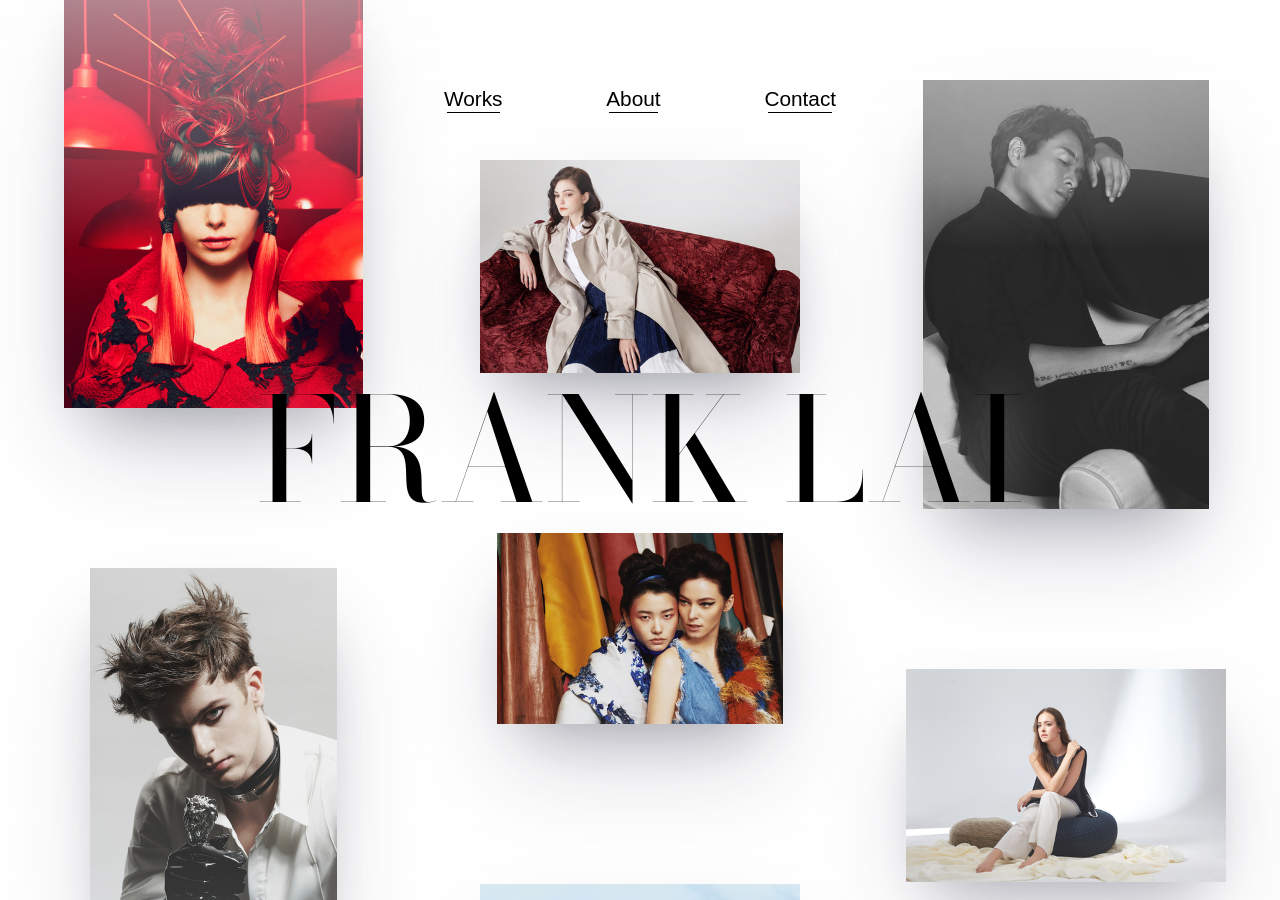
<file: index.html>
<!DOCTYPE html>

<html class="no-js" lang="en">

<head>
  <meta charset="utf-8">
  <meta http-equiv="X-UA-Compatible" content="IE=edge">
  <meta name="viewport" content="initial-scale=1, maximum-scale=1, minimum-scale=1, user-scalable=no">
  <link rel="shortcut icon" href="" type="image/x-icon">
  <title>FRANK LAI</title>

  <!-- Normalize -->
<link rel="preconnect" href="https://fonts.googleapis.com">
<link rel="preconnect" href="https://fonts.gstatic.com" crossorigin>
<link href="https://fonts.googleapis.com/css2?family=Bodoni+Moda&display=swap" rel="stylesheet">
  <link rel="stylesheet" href="css/assets/normalize.css" type="text/css">

  <!-- Bootstrap -->

  <link href="css/assets/bootstrap.min.css" rel="stylesheet" type="text/css">

  <!-- Font-awesome.min -->

  <link href="css/font-awesome.min.css" rel="stylesheet" type="text/css">

  <!-- Effet -->

  <link rel="stylesheet" href="css/gallery/foundation.min.css" type="text/css">
  <link rel="stylesheet" type="text/css" href="css/gallery/set1.css" />

  <!-- Main Style -->

  <link rel="stylesheet" href="css/main.css" type="text/css">

  <!-- Responsive Style -->

  <link href="css/responsive.css" rel="stylesheet" type="text/css">

  <!-- HTML5 shim and Respond.js for IE8 support of HTML5 elements and media queries -->

  <!--[if lt IE 9]>

      <script src="https://oss.maxcdn.com/html5shiv/3.7.3/html5shiv.min.js"></script>

      <script src="https://oss.maxcdn.com/respond/1.4.2/respond.min.js"></script>

    <![endif]-->

  <script src="js/assets/modernizr-2.8.3.min.js" type="text/javascript"></script>
</head>

<body>

  <!-- header -->

  <!-- <header>
  <div class="content-wrapper">
    <div class="nav-logo">
      <img src="images/logo.png" alt="Site Logo" />
    </div>
    <nav>
      <ul>
        <li><a href=# alt="menu">Photography</a></li>
        <li><a href=# alt="locations">Retouch</a></li>
        <li><a href=# alt="nutrition">Moving Image</a></li>
        <li><a href=# alt="our 
                        story">Biography</a></li>
        <li><a href=# alt="rewards">About</a></li>
      </ul>
    </nav>
  </div>
</header> -->

  <!-- header -->

  <main class="cover--main">
    <nav class="cover--menu">
      <ul>
        <li><a href="works.html">Works</a></li>
        <li><a href="about.html">About</a></li>
        <li><a href="contact.html">Contact</a></li>
      </ul>
    </nav>
    <div class="cover--gallery">
      <div class="cover--name">FRANK LAI</div>
      <div class="slider--grid">
        <div class="slider--grid-col" id="col1">
          <ul id ="col1-ul" >
            <li>
          <figure class="list--item size-md">
            <img class="demo-1__gallery__image" src="images/indexgallery/2.jpg">
          </figure>
        </li>
        <li>
          <figure class="list--item size-xs">
            <img class="demo-1__gallery__image" src="images/indexgallery/3.jpg">
          </figure>
        </li>
        <li>
          <figure class="list--item size-sm">
            <img class="demo-1__gallery__image" src="images/indexgallery/4.jpg">
          </figure>
        </li>
        <li>
          <figure class="list--item size-lg">
            <img class="demo-1__gallery__image" src="images/indexgallery/1.jpg">
          </figure>
        </li>
        <li>
          <figure class="list--item size-xs">
            <img class="demo-1__gallery__image" src="images/indexgallery/5.jpg">
          </figure>
        </li>
        <li>
          <figure class="list--item size-lg">
            <img class="demo-1__gallery__image" src="images/indexgallery/6.jpg">
          </figure>
        </li>
        <li>
          <figure class="list--item size-md">
            <img class="demo-1__gallery__image" src="images/indexgallery/7.jpg">
          </figure>
        </li>
        <li>
          <figure class="list--item size-sm">
            <img class="demo-1__gallery__image" src="images/indexgallery/8.jpg">
          </figure>
        </li>
            <li>
          <figure class="list--item size-md">
            <img class="demo-1__gallery__image" src="images/indexgallery/9.jpg">
          </figure>
        </li>
        <li>
          <figure class="list--item size-xs">
            <img class="demo-1__gallery__image" src="images/indexgallery/10.jpg">
          </figure>
        </li>
        </ul>
        </div>
        <div class="slider--grid-col" id="col2">
          <ul id ="col2-ul" >
            <li>
          <figure class="list--item size-lg">
            <img class="demo-1__gallery__image" src="images/indexgallery/11.jpg">
          </figure>
        </li>
        <li>
          <figure class="list--item size-sm">
            <img class="demo-1__gallery__image" src="images/indexgallery/17.jpg">
          </figure>
        </li>
        <li>
          <figure class="list--item size-lg">
            <img class="demo-1__gallery__image" src="images/indexgallery/12.jpg">
          </figure>
        </li>
        <li>
          <figure class="list--item size-xs">
            <img class="demo-1__gallery__image" src="images/indexgallery/13.jpg">
          </figure>
        </li>
        <li>
          <figure class="list--item size-md">
            <img class="demo-1__gallery__image" src="images/indexgallery/15.jpg">
          </figure>
        </li>
        <li>
          <figure class="list--item size-xs">
            <img class="demo-1__gallery__image" src="images/indexgallery/16.jpg">
          </figure>
        </li>
        <li>
          <figure class="list--item size-lg">
            <img class="demo-1__gallery__image" src="images/indexgallery/14.jpg">
          </figure>
        </li>
        <li>
          <figure class="list--item size-md">
            <img class="demo-1__gallery__image" src="images/indexgallery/18.jpg">
          </figure>
        </li>
            <li>
          <figure class="list--item size-xs">
            <img class="demo-1__gallery__image" src="images/indexgallery/19.jpg">
          </figure>
        </li>
        <li>
          <figure class="list--item size-lg">
            <img class="demo-1__gallery__image" src="images/indexgallery/20.jpg">
          </figure>
        </li>
        </ul>
        </div>
        <div class="slider--grid-col" id="col3">
          <ul id ="col3-ul" >
        <li>
          <figure class="list--item size-sm">
            <img class="demo-1__gallery__image" src="images/indexgallery/21.jpg">
          </figure>
        </li>
        <li>
          <figure class="list--item size-lg">
            <img class="demo-1__gallery__image" src="images/indexgallery/22.jpg">
          </figure>
        </li>
        <li>
          <figure class="list--item size-lg">
            <img class="demo-1__gallery__image" src="images/indexgallery/29.jpg">
          </figure>
        </li>
        <li>
          <figure class="list--item size-xs">
            <img class="demo-1__gallery__image" src="images/indexgallery/23.jpg">
          </figure>
        </li>
        <li>
          <figure class="list--item size-md">
            <img class="demo-1__gallery__image" src="images/indexgallery/24.jpg">
          </figure>
        </li>
        <li>
          <figure class="list--item size-xs">
            <img class="demo-1__gallery__image" src="images/indexgallery/25.jpg">
          </figure>
        </li>
        <li>
          <figure class="list--item size-lg">
            <img class="demo-1__gallery__image" src="images/indexgallery/26.jpg">
          </figure>
        </li>
        <li>
          <figure class="list--item size-md">
            <img class="demo-1__gallery__image" src="images/indexgallery/27.jpg">
          </figure>
        </li>
            <li>
          <figure class="list--item size-xs">
            <img class="demo-1__gallery__image" src="images/indexgallery/28.jpg">
          </figure>
        </li>
        <li>
          <figure class="list--item size-lg">
            <img class="demo-1__gallery__image" src="images/indexgallery/30.jpg">
          </figure>
        </li>
        </ul>
        </div>
      </div>
    </div>
  </main>





  <!-- footer -->

  <!-- jQuery -->

  <script src="https://ajax.googleapis.com/ajax/libs/jquery/2.0.2/jquery.min.js"></script>
  <script>window.jQuery || document.write('<script src="js/assets/jquery.min.js"><\/script>')</script>
  <script src="js/assets/plugins.js" type="text/javascript"></script>
  <script src="js/assets/bootstrap.min.js" type="text/javascript"></script>
  <!-- <script src="js/maps.js" type="text/javascript"></script> -->
  <script src="js/custom.js" type="text/javascript"></script>
  <script src="js/jquery.contact.js" type="text/javascript"></script>
  <!-- <script src="js/main.js" type="text/javascript"></script> -->
  <script src="js/gallery/imagesloaded.pkgd.min.js" type="text/javascript"></script>
  <!-- <script src="js/gallery/main.js" type="text/javascript"></script> -->
  <script src="js/jquery.nicescroll.min.js" type="text/javascript"></script>
  <script src="js/app.js" type="text/javascript"></script>
</body>

</html>
</file>
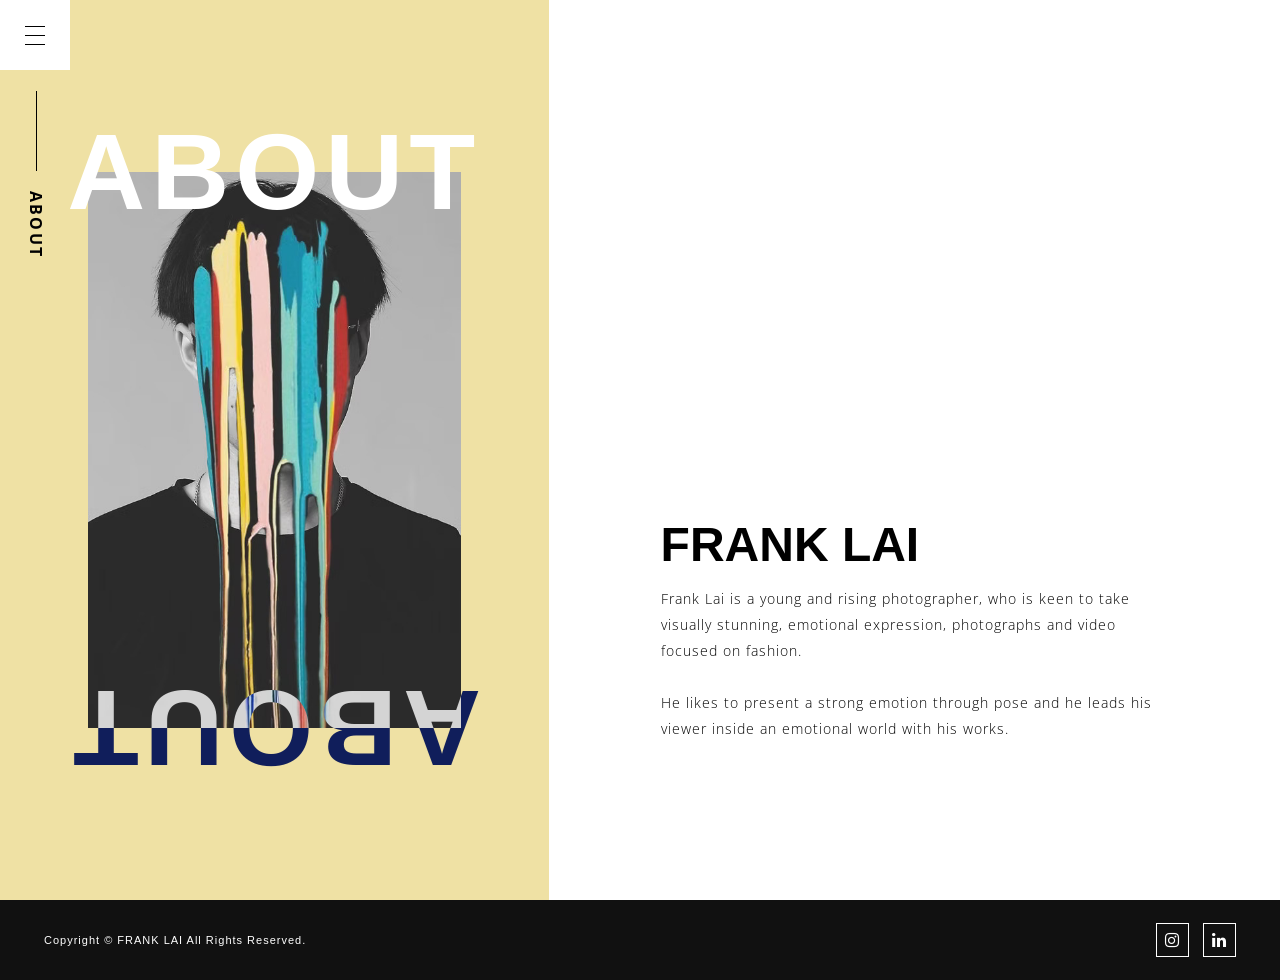
<file: about.html>
﻿<!DOCTYPE html>
<html lang="en">
<head>
  <meta charset="UTF-8">
  <meta name="viewport" content="width=device-width, initial-scale=1.0">
  <title>My Portfolio</title>
  <style>
    @import url('https://db.onlinewebfonts.com/c/d45f96029e61832fd84afffd3068b768?family=DIN+Condensed+Bold');
    @import url('https://fonts.googleapis.com/css2?family=Open+Sans:ital,wght@0,300..800;1,300..800&display=swap');

    body { font-family: Arial, sans-serif; margin: 0; overflow-x: hidden; }
    .portfolio-container { display: grid; grid-template-columns: repeat(3, minmax(250px, 1fr)); font-family: "Open Sans", sans-serif; }
    .portfolio-item { padding: 10px; padding-bottom: 2em; cursor: pointer; }
    .portfolio-item-title { font-weight: 700; letter-spacing: 1px; font-size: 1em; }
    .portfolio-item p { font-size: 0.8em; font-weight: 200; }
    .filter { display: flex; padding-bottom: 3em; justify-content: center; font-size: 1em; font-family: "Open Sans", sans-serif; font-weight: 700; letter-spacing: 2px; font-style: italic; }
    .filter a { margin: 10px 0px; padding: 0px 10px; cursor: pointer; color: inherit; text-decoration: none; transition: color 0.3s ease; text-transform: uppercase; }
    .filter a.active { color: #d3d3d3; }
    .filter a:hover { color: #d3d3d3; }
    .filter a:not(:last-child)::after { 
      content: "/"; 
      margin-left: 15px; 
      color: #000; 
    }
      a {
          text-decoration:none;
      }

  
    .c-header__tool {
      position: fixed;
      top: 0;
      left: 0;
      z-index: 1000;
    }

    .c-header__trigger {
      cursor: pointer;
      position: relative;
      background-color: #fff;
      height: 70px;
      width: 70px;
      overflow: hidden;
      display: flex;
      justify-content: center;
      align-items: center;
      transition: background-color 0.4s cubic-bezier(0.165, 0.84, 0.44, 1);
      z-index: 1001;
    }


    .c-header__bc {
       padding-top: 75px;
       position: fixed;
       margin-left: -15px;
}
    .c-header__bc ul li {
    display: -webkit-box;
    display: -ms-flexbox;
    display: flex
;
    -webkit-box-orient: vertical;
    -webkit-box-direction: normal;
    -ms-flex-direction: column;
    flex-direction: column;
    -webkit-box-align: center;
    -ms-flex-align: center;
    align-items: center;
}

    .c-header__bc ul li:before {
    background-color: #000;
    content: '';
    display: block;
    height: 80px;
    width: 0.5px;
    margin-bottom: 20px;
}

    .c-header__bc ul li a {
        color:black;
    font-size: 14px;
    font-size: 1rem;
    font-weight: 700;
    letter-spacing: 0.14em;
    display: block;
    -webkit-writing-mode: vertical-rl;
    -ms-writing-mode: tb-rl;
    writing-mode: vertical-rl;
    font-family: "Open Sans", sans-serif;
}

    .c-header__trigger.active {
      background-color: #000;
    }

    .c-header__triggerWrap {
      position: relative;
      height: 19px;
      width: 20px;
    }

    .c-header__triggerWrap span {
      background-color: #000;
      width: 100%;
      height: 1px;
      position: absolute;
      left: 0;
      transition: transform 0.4s cubic-bezier(0.165, 0.84, 0.44, 1), background-color 0.4s cubic-bezier(0.165, 0.84, 0.44, 1);
    }

    .c-header__triggerWrap span:nth-child(1) {
      top: 0;
    }

    .c-header__triggerWrap span:nth-child(2) {
      top: 9px;
    }

    .c-header__triggerWrap span:nth-child(3) {
      bottom: 0;
    }

    .c-header__trigger.active .c-header__triggerWrap span:nth-child(1) {
      transform: translateY(9px) rotate(45deg);
      background-color: #fff;
    }

    .c-header__trigger.active .c-header__triggerWrap span:nth-child(2) {
      opacity: 0;
    }

    .c-header__trigger.active .c-header__triggerWrap span:nth-child(3) {
      transform: translateY(-9px) rotate(-45deg);
      background-color: #fff;
    }

    .c-header__trigger:before {
      background-color: #000;
      content: '';
      display: block;
      position: absolute;
      right: 0;
      top: 0;
      height: 100%;
      width: 100%;
      transform: scaleX(0) skewX(30deg);
      transform-origin: top right;
    }

    .c-header__trigger:after {
      background-color: rgba(0, 0, 0, 0.9);
      content: '';
      display: block;
      height: 100%;
      width: 100%;
      position: absolute;
      top: 0;
      left: 0;
      opacity: 0;
      transition: opacity 0.4s cubic-bezier(0.165, 0.84, 0.44, 1);
    }

    .sidebar {
       font-family: 'DIN Condensed Bold', sans-serif;
       font-size:1.5rem;
       letter-spacing:2px;
      position: fixed;
      top: 0;
      left: -400px;
      width: 400px;
      height: 100%;
      background-color: #f5f5f5;
      padding: 20px;
      z-index: 999;
      opacity: 0;
      transform: translateX(-100%);
      transition: opacity 0.4s ease, transform 0.7s ease;
    }

    .sidebar.active {
      opacity: 1;
      transform: translateX(0);
      left: 0;
    }

    .sidebar ul {
      list-style: none;
      padding-top: 130px;
      margin: 0;
    }

    .sidebar ul li {
      padding: 15px 0;
      font-size: 1.5em;
      font-weight: bold;
      color: #000;
      cursor: pointer;
    }

    .sidebar ul li:hover {
      color: #333;
    }

    .sidebar ul li a {
        color:black;
         text-decoration: none;
    }  

      .sidebar ul li:last-child:after {
      content: '';
      margin-top:30px;
      background-color:black;
      display: block;
      height: 0.6px;
      width: 50px;
      position: absolute;
      
    }

    .overlay {
      position: fixed;
      top: 0;
      left: 0;
      width: 100%;
      height: 100%;
      background-color: rgba(0, 0, 0, 1);
      opacity: 0;
      visibility: hidden;
      transition: opacity 0.4s ease, visibility 0s linear 0.4s;
      z-index: 998;
    }

    .overlay.active {
      opacity: 0.5;
      visibility: visible;
      transition: opacity 0.4s ease;
    }

    .portfolio-item img {
      width: 100%;
      height: 100%;
      object-fit: cover;
      transition: transform 0.3s ease;
      transform-origin: center;
    }




    .container {
      display: grid;
      grid-template-columns: 1.5fr 2fr;
      height: 100vh;
    }

    /* ────────────────────────────────────
       LEFT: Image + decorative ABOUT words
    ──────────────────────────────────── */
    .left {
      background: #efe1a4;
      display: grid;
      place-items: center;
      
      overflow: hidden;
    }

    .about-word {
      font-size: clamp(3rem, 12vh, 12rem);
      font-weight: 900;
      font-family: 'DIN Condensed Bold', sans-serif;
    letter-spacing: 6px;
      z-index: 3;
      position: absolute;
      left: 50%;
      z-index: 10;
      white-space: nowrap;
      
    }

.about-word.top {
      top: 0;
      color: white;
      transform: translate(-50%, -50%);
}
.about-word.bottom {
bottom: 0;
      color: white;
      mix-blend-mode: difference;
      transform: translate(-50%, 50%) rotate(180deg);
  
}

    .portrait-wrapper {
      position: relative;
      width: 68%;
      line-height: 0; /* Removes extra space under image */
    }

    .portrait {
     width: 100%;
  height: auto; /* This allows the photo height to be dynamic */
  display: block;
    }

    /* ────────────────────────────────────
       RIGHT: Text content
    ──────────────────────────────────── */
    .right {
      padding: clamp(9rem, 10vw, 12rem) clamp(2rem, 10vw, 7rem);
      display: flex;
      flex-direction: column;
      justify-content: flex-end;
    }

    .about-name{
      font-size: clamp(1rem, 8vw, 3rem);
      font-weight: 900;
      font-family: 'DIN Condensed Bold', sans-serif;
    }

    .intro {
      line-height: 1.8;
      letter-spacing: 1px;
      font-weight: 200;
      font-size: 0.9em;
    font-family: "Open Sans", sans-serif;
    }

   

    .detail {
      font-size: clamp(1.1rem, 2.6vw, 1.28rem);
      max-width: 580px;
      opacity: 0.9;
    }






    .mainContainer {
      margin: 0 auto; 
      padding: 0 6%; 
    }

    .footerContainer {
      padding-left: 4em;
      padding-right: 4em;
      display: flex;
      justify-content: space-between;
      align-items: center;
      height: 5rem;
    }

    .footerContainer #social-icon {
      margin-left: auto;
    }

    #social-icon a {
      color: #fff;
      font-size: 1.5em;
      border: 0.5px solid #fff;
      margin-left: 10px;
      text-decoration: none;
      transition: color 0.3s ease;
      padding: 8px;
    }

    .mobile-filter {
      display: none;
      padding-bottom: 3em;
      text-align: center;
      font-family: "Open Sans", sans-serif;
      font-weight: 700;
      letter-spacing: 2px;
      font-style: italic;
      font-size: 1em;
      position: relative;
    }

    .selected-filter {
      cursor: pointer;
      color: inherit;
      text-transform: uppercase;
      display: inline-block;
    }

    .filter-options {
      list-style: none;
      padding: 0;
      margin: 0;
      background: #fff;
      position: absolute;
      width: 100%;
      left: 0;
      z-index: 10;
      border: 1px solid #ddd;
      display: none;
    }

    .filter-options li {
      padding: 10px;
      cursor: pointer;
      text-transform: uppercase;
      text-align: center;
    }

    .filter-options li:hover {
      background: #f0f0f0;
    }

    footer {
      bottom: 0;
      left: 0;
      width: 100%;
      background: #111;
      color: #fff;
      font-size: 11px;
      letter-spacing: 1px;
    }

    @media (max-width: 900px) {
      .portfolio-container { display: block; }
      .mainContainer { padding: 0 20px; }
      .portfolio-item { padding-left: 0; padding-right: 0; }
      .footerContainer { padding-left: 20px; padding-right: 20px; }
      .c-header__bc{display:none;}

      .container { 
    grid-template-columns: 1fr; /* Changes 2 columns to 1 */
    height: auto;              /* Allows the page to grow vertically */
  }

 
  .right {
     padding: 7rem 14%;
      height: auto;
  }
      .portrait-wrapper {
      width: 70%;
      margin: 8rem 0;
    }

      
    }

    @media (max-width: 650px) {
      .filter { display: none; font-size: 0.8em; }
      .mobile-filter { display: block; }
        .left {
    height: 100%;              /* Gives the image section a set height on mobile */
    min-height: 400px;
    position: relative;
  }
      .footerContainer {
        padding: 2em 2em;
        vertical-align: middle;
        font-size: 9px;
        flex-wrap: wrap;
        text-align: left;
      }
      footer { text-align: left; }
      .footerContainer p { order: 1; width: 100%; }
      #social-icon a { margin-left: 5px; margin-right: 5px; }
      #social-icon { display: block !important; width: 100%; }
    }
  </style>
  <link rel="stylesheet" href="https://cdnjs.cloudflare.com/ajax/libs/font-awesome/4.7.0/css/font-awesome.min.css">
</head>
<body>
  <div class="c-header__tool">
    <div class="c-header__trigger">
      <div class="c-header__triggerWrap">
        <span></span>
        <span></span>
        <span></span>
      </div>
    </div>
  </div>
  <div class="c-header__bc"><ul><li><a href="works.html">ABOUT</a></li></ul></div>
  <div class="sidebar">
    <ul>
      <li><a href="index.html">HOME</a></li>
      <li><a href="works.html">WORKS</a></li>
      <li><a href="darkroom.html">DARKROOM</a></li>
      <li><a href="about.html">ABOUT</a></li>
      <li><a href="contact.html">CONTACT</a></li>
    </ul>
  </div>
  <div class="overlay"></div>

<div class="container">
  <div class="left">
    <div class="portrait-wrapper">
         <div class="about-word top">ABOUT</div>
      <img 
        class="portrait"
        src="images/about.jpg"
      />
      <div class="about-word bottom">ABOUT</div>
    </div>
    
  </div>

  <div class="right">
    <div class="about-name">
      FRANK LAI
    </div>

    <p class="intro">
      Frank Lai is a young and rising photographer, who is keen to take visually stunning, emotional expression, photographs and video focused on fashion.
<br>
<br>
      He likes to present a strong emotion through pose and he leads his viewer inside an emotional world with his works.
    </p>
  </div>
</div>

  <footer>
    <div class="footerContainer">
      <p style="display: inline-block;">Copyright © FRANK LAI All Rights Reserved.</p>
      <div style="margin-left: auto; display: inline-block;" id="social-icon">
        <a target="_blank" href="https://www.instagram.com/capturebyfrank/" class="fa fa-instagram"></a>
        <a target="_blank" href="https://www.linkedin.com/in/frank-l-127b291a5/" class="fa fa-linkedin"></a>
      </div>
    </div>

    <script>
  // Toggle hamburger to cross, sidebar, and overlay
const headerTrigger = document.querySelector('.c-header__trigger');
const sidebar = document.querySelector('.sidebar');
const overlay = document.querySelector('.overlay');
if (headerTrigger && sidebar && overlay) {
  headerTrigger.addEventListener('click', () => {
    headerTrigger.classList.toggle('active');
    sidebar.classList.toggle('active');
    overlay.classList.toggle('active');
  });
}
</script>
  </footer>
</body>
</html>
</file>
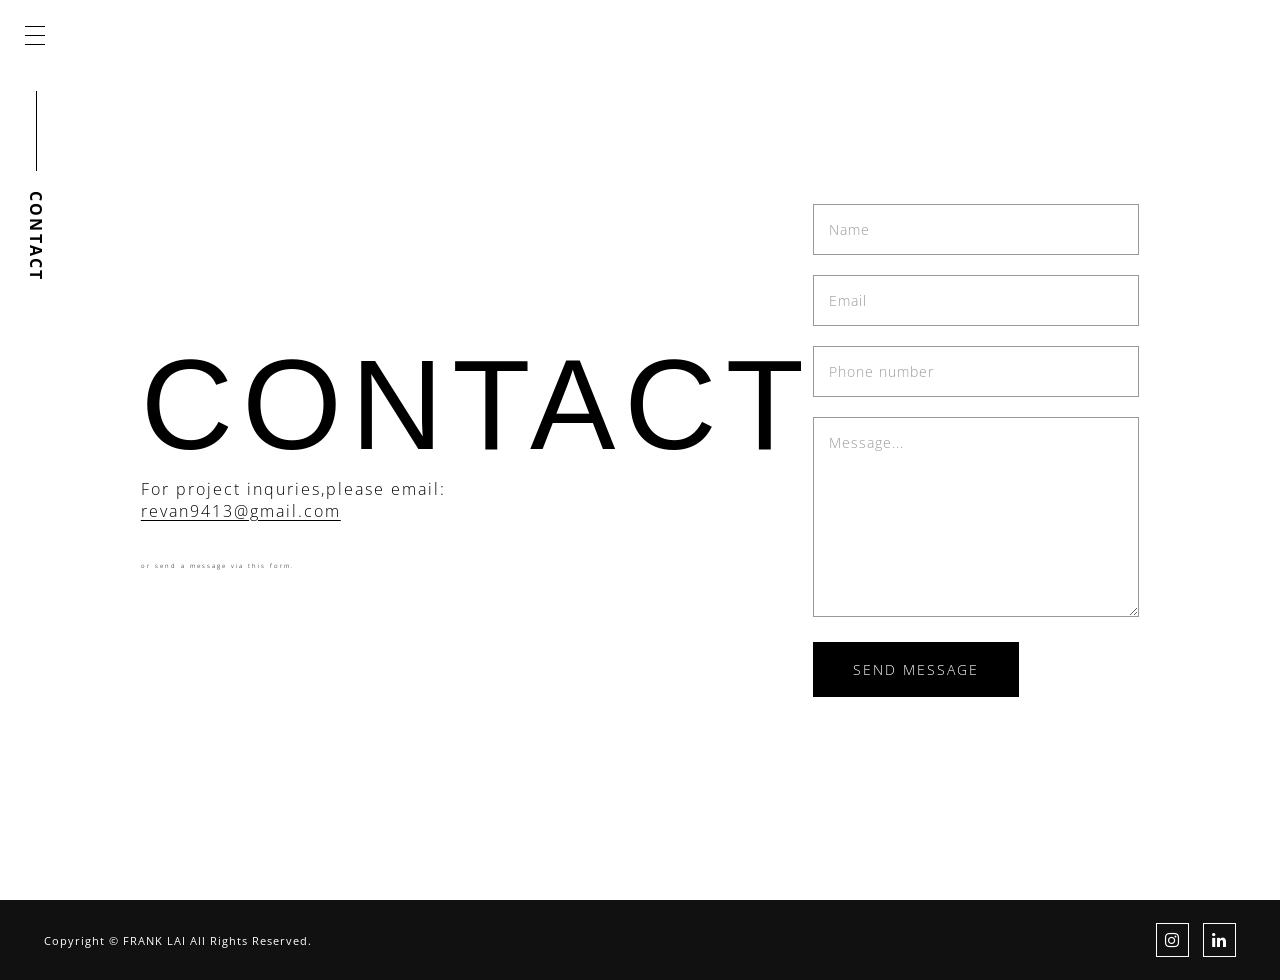
<file: contact.html>
﻿<!DOCTYPE html>
<html lang="en">
<head>
  <meta charset="UTF-8">
  <meta name="viewport" content="width=device-width, initial-scale=1.0">
  <title>My Portfolio</title>
  <style>
    @import url('https://db.onlinewebfonts.com/c/d45f96029e61832fd84afffd3068b768?family=DIN+Condensed+Bold');
     @import url('https://fonts.googleapis.com/css2?family=Open+Sans:ital,wght@0,300..800;1,300..800&display=swap');

    body { font-family: "Open Sans", sans-serif;margin: 0; overflow-x: hidden; }
    .portfolio-container { display: grid; grid-template-columns: repeat(3, minmax(250px, 1fr));}
    .portfolio-item { padding: 10px; padding-bottom: 2em; cursor: pointer; }
    .portfolio-item-title { font-weight: 700; letter-spacing: 1px; font-size: 1em; }
    .portfolio-item p { font-size: 0.8em; font-weight: 200; }
    .filter { display: flex; padding-bottom: 3em; justify-content: center; font-size: 1em; font-family: "Open Sans", sans-serif; font-weight: 700; letter-spacing: 2px; font-style: italic; }
    .filter a { margin: 10px 0px; padding: 0px 10px; cursor: pointer; color: inherit; text-decoration: none; transition: color 0.3s ease; text-transform: uppercase; }
    .filter a.active { color: #d3d3d3; }
    .filter a:hover { color: #d3d3d3; }
    .filter a:not(:last-child)::after { 
      content: "/"; 
      margin-left: 15px; 
      color: #000; 
    }
      a {
          text-decoration:none;
      }

  
    .c-header__tool {
      position: fixed;
      top: 0;
      left: 0;
      z-index: 1000;
    }

    .c-header__trigger {
      cursor: pointer;
      position: relative;
      background-color: #fff;
      height: 70px;
      width: 70px;
      overflow: hidden;
      display: flex;
      justify-content: center;
      align-items: center;
      transition: background-color 0.4s cubic-bezier(0.165, 0.84, 0.44, 1);
      z-index: 1001;
    }


    .c-header__bc {
       padding-top: 75px;
       position: fixed;
       margin-left: -15px;
}
    .c-header__bc ul li {
    display: -webkit-box;
    display: -ms-flexbox;
    display: flex
;
    -webkit-box-orient: vertical;
    -webkit-box-direction: normal;
    -ms-flex-direction: column;
    flex-direction: column;
    -webkit-box-align: center;
    -ms-flex-align: center;
    align-items: center;
}

    .c-header__bc ul li:before {
    background-color: #000;
    content: '';
    display: block;
    height: 80px;
    width: 0.5px;
    margin-bottom: 20px;
}

    .c-header__bc ul li a {
        color:black;
    font-size: 14px;
    font-size: 1rem;
    font-weight: 700;
    letter-spacing: 0.14em;
    display: block;
    -webkit-writing-mode: vertical-rl;
    -ms-writing-mode: tb-rl;
    writing-mode: vertical-rl;
    font-family: "Open Sans", sans-serif;
}

    .c-header__trigger.active {
      background-color: #000;
    }

    .c-header__triggerWrap {
      position: relative;
      height: 19px;
      width: 20px;
    }

    .c-header__triggerWrap span {
      background-color: #000;
      width: 100%;
      height: 1px;
      position: absolute;
      left: 0;
      transition: transform 0.4s cubic-bezier(0.165, 0.84, 0.44, 1), background-color 0.4s cubic-bezier(0.165, 0.84, 0.44, 1);
    }

    .c-header__triggerWrap span:nth-child(1) {
      top: 0;
    }

    .c-header__triggerWrap span:nth-child(2) {
      top: 9px;
    }

    .c-header__triggerWrap span:nth-child(3) {
      bottom: 0;
    }

    .c-header__trigger.active .c-header__triggerWrap span:nth-child(1) {
      transform: translateY(9px) rotate(45deg);
      background-color: #fff;
    }

    .c-header__trigger.active .c-header__triggerWrap span:nth-child(2) {
      opacity: 0;
    }

    .c-header__trigger.active .c-header__triggerWrap span:nth-child(3) {
      transform: translateY(-9px) rotate(-45deg);
      background-color: #fff;
    }

    .c-header__trigger:before {
      background-color: #000;
      content: '';
      display: block;
      position: absolute;
      right: 0;
      top: 0;
      height: 100%;
      width: 100%;
      transform: scaleX(0) skewX(30deg);
      transform-origin: top right;
    }

    .c-header__trigger:after {
      background-color: rgba(0, 0, 0, 0.9);
      content: '';
      display: block;
      height: 100%;
      width: 100%;
      position: absolute;
      top: 0;
      left: 0;
      opacity: 0;
      transition: opacity 0.4s cubic-bezier(0.165, 0.84, 0.44, 1);
    }

    .sidebar {
       font-family: 'DIN Condensed Bold', sans-serif;
       font-size:1.5rem;
       letter-spacing:2px;
      position: fixed;
      top: 0;
      left: -400px;
      width: 400px;
      height: 100%;
      background-color: #f5f5f5;
      padding: 20px;
      z-index: 999;
      opacity: 0;
      transform: translateX(-100%);
      transition: opacity 0.4s ease, transform 0.7s ease;
    }

    .sidebar.active {
      opacity: 1;
      transform: translateX(0);
      left: 0;
    }

    .sidebar ul {
      list-style: none;
      padding-top: 130px;
      margin: 0;
    }

    .sidebar ul li {
      padding: 15px 0;
      font-size: 1.5em;
      font-weight: bold;
      color: #000;
      cursor: pointer;
    }

    .sidebar ul li:hover {
      color: #333;
    }

    .sidebar ul li a {
        color:black;
         text-decoration: none;
    }  

      .sidebar ul li:last-child:after {
      content: '';
      margin-top:30px;
      background-color:black;
      display: block;
      height: 0.6px;
      width: 50px;
      position: absolute;
      
    }

    .overlay {
      position: fixed;
      top: 0;
      left: 0;
      width: 100%;
      height: 100%;
      background-color: rgba(0, 0, 0, 1);
      opacity: 0;
      visibility: hidden;
      transition: opacity 0.4s ease, visibility 0s linear 0.4s;
      z-index: 998;
    }

    .overlay.active {
      opacity: 0.5;
      visibility: visible;
      transition: opacity 0.4s ease;
    }

    .portfolio-item img {
      width: 100%;
      height: 100%;
      object-fit: cover;
      transition: transform 0.3s ease;
      transform-origin: center;
    }




    .container {
      display: grid;
      grid-template-columns: 5fr 4fr;
      height: 100vh;
      margin:0 11%;
    }

    /* ────────────────────────────────────
       LEFT: Image + decorative ABOUT words
    ──────────────────────────────────── */
    .left {
  max-width: fit-content; /* Shrink to content width */
  margin: auto 0;
  text-align: left;       /* Keeps text inside left-aligned */
    }

       .mainTitle {
      font-family: 'DIN Condensed Bold', sans-serif;
      font-size: 8em;
      letter-spacing: 9px;
    }

    .email-text{
      letter-spacing: 2px;
      font-weight: 100;
    }
    .email-text a{
      text-decoration: underline;
      text-underline-offset: 0.2em;
      color:black;
    }

    .email-text .email-description{
      padding-top:40px;
      font-size:0.2em;
    }

  

    /* ────────────────────────────────────
       RIGHT: Text content
    ──────────────────────────────────── */
    .right {
      display: flex;
      flex-direction: column;
      justify-content: flex-end;
      margin: auto 0;
    }

    
.contact-section {
  font-family: "Open Sans", sans-serif;
}

.contact-form {
  display: flex;
  flex-direction: column;
  gap: 20px; /* Space between rows */
}

/* Base style for Inputs and Textarea */
.contact-form input, 
.contact-form textarea {
  width: 100%;
  padding: 15px;
  border: 1px solid #999; /* Thin grey border */
  outline: none;
  font-size: 0.9rem;
  letter-spacing: 1px;
  box-sizing: border-box; /* Crucial for width alignment */
  transition: border-color 0.3s ease;
    font-family: "Open Sans", sans-serif;
}

/* Textarea specific height */
.contact-form textarea {
  resize: vertical; /* Allows user to grow height but not width */
  min-height: 200px;
}

/* Placeholder styling */
.contact-form input::placeholder, 
.contact-form textarea::placeholder {
  color: #999;
  font-weight: 300;
}

/* Focus effect */
.contact-form input:focus, 
.contact-form textarea:focus {
  border-color: #000;
}

/* The Black Button */
.submit-btn {
  background-color: #000;
  color: #fff;
  border: none;
  padding: 18px 40px;
  font-size: 0.85rem;
  font-weight: 100;
  letter-spacing: 2px;
  cursor: pointer;
  align-self: flex-start; /* Keeps button on the left */
  transition: background-color 0.3s ease;
    font-family: "Open Sans", sans-serif;
}



    .mainContainer {
      margin: 0 auto; 
      padding: 0 6%; 
    }

    .footerContainer {
      padding-left: 4em;
      padding-right: 4em;
      display: flex;
      justify-content: space-between;
      align-items: center;
      height: 5rem;
    }

    .footerContainer #social-icon {
      margin-left: auto;
    }

    #social-icon a {
      color: #fff;
      font-size: 1.5em;
      border: 0.5px solid #fff;
      margin-left: 10px;
      text-decoration: none;
      transition: color 0.3s ease;
      padding: 8px;
    }

    .mobile-filter {
      display: none;
      padding-bottom: 3em;
      text-align: center;
      font-family: "Open Sans", sans-serif;
      font-weight: 700;
      letter-spacing: 2px;
      font-style: italic;
      font-size: 1em;
      position: relative;
    }

    .selected-filter {
      cursor: pointer;
      color: inherit;
      text-transform: uppercase;
      display: inline-block;
    }

    .filter-options {
      list-style: none;
      padding: 0;
      margin: 0;
      background: #fff;
      position: absolute;
      width: 100%;
      left: 0;
      z-index: 10;
      border: 1px solid #ddd;
      display: none;
    }

    .filter-options li {
      padding: 10px;
      cursor: pointer;
      text-transform: uppercase;
      text-align: center;
    }

    .filter-options li:hover {
      background: #f0f0f0;
    }

    footer {
      bottom: 0;
      left: 0;
      width: 100%;
      background: #111;
      color: #fff;
      font-size: 11px;
      letter-spacing: 1px;
    }

    @media (max-width: 1000px) {
      .portfolio-container { display: block; }
      .mainContainer { padding: 0 20px; }
      .portfolio-item { padding-left: 0; padding-right: 0; }
      .footerContainer { padding-left: 20px; padding-right: 20px; }
      .c-header__bc{display:none;}

      .container { 
    grid-template-columns: 1fr; /* Changes 2 columns to 1 */
    height: auto;      
     padding: 8em 0;
  }

   

 
  .right {
     padding-top: 5rem;
      height: auto;
  }
      .portrait-wrapper {
      width: 70%;
      margin: 8rem 0;
    }

      
    }

    @media (max-width: 650px) {
      .filter { display: none; font-size: 0.8em; }
      .mobile-filter { display: block; }
        .left {
    position: relative;
  }

      .container { 
     font-size:0.7em;
  }

      .footerContainer {
        padding: 2em 2em;
        vertical-align: middle;
        font-size: 9px;
        flex-wrap: wrap;
        text-align: left;
      }
      footer { text-align: left; }
      .footerContainer p { order: 1; width: 100%; }
      #social-icon a { margin-left: 5px; margin-right: 5px; }
      #social-icon { display: block !important; width: 100%; }
    }
  </style>
  <link rel="stylesheet" href="https://cdnjs.cloudflare.com/ajax/libs/font-awesome/4.7.0/css/font-awesome.min.css">
</head>
<body>
  <div class="c-header__tool">
    <div class="c-header__trigger">
      <div class="c-header__triggerWrap">
        <span></span>
        <span></span>
        <span></span>
      </div>
    </div>
  </div>
  <div class="c-header__bc"><ul><li><a href="contact.html">CONTACT</a></li></ul></div>
  <div class="sidebar">
    <ul>
      <li><a href="index.html">HOME</a></li>
      <li><a href="works.html">WORKS</a></li>
      <li><a href="darkroom.html">DARKROOM</a></li>
      <li><a href="about.html">ABOUT</a></li>
      <li><a href="contact.html">CONTACT</a></li>
    </ul>
  </div>
  <div class="overlay"></div>

<div class="container">
  <div class="left">
    <div class="mainTitle">
      CONTACT
    </div>
        <div class="email-text">
    For project inquries,please email:<br>
    <a href="mailto:revan9413@gmail.com">revan9413@gmail.com</a><br> 
    <div class="email-description">or send a message via this form.</div>
    </div>
    
  </div>

  <div class="right">
    <section class="contact-section">
  <form class="contact-form" action="https://formspree.io/f/mojppryo"
  method="POST">
    <div class="form-group">
      <input type="text" name="name" placeholder="Name" required>
    </div>
    
    <div class="form-group">
      <input type="email" name="email" placeholder="Email" required>
    </div>
    
    <div class="form-group">
      <input type="tel" name="phone" placeholder="Phone number">
    </div>
    
    <div class="form-group">
      <textarea name="message" placeholder="Message..." rows="8" required></textarea>
    </div>
    
    <button type="submit" class="submit-btn">SEND MESSAGE</button>
  </form>
</section>
  </div>
</div>

  <footer>
    <div class="footerContainer">
      <p style="display: inline-block;">Copyright © FRANK LAI All Rights Reserved.</p>
      <div style="margin-left: auto; display: inline-block;" id="social-icon">
        <a target="_blank" href="https://www.instagram.com/capturebyfrank/" class="fa fa-instagram"></a>
        <a target="_blank" href="https://www.linkedin.com/in/frank-l-127b291a5/" class="fa fa-linkedin"></a>
      </div>
    </div>

    <script>
  // Toggle hamburger to cross, sidebar, and overlay
const headerTrigger = document.querySelector('.c-header__trigger');
const sidebar = document.querySelector('.sidebar');
const overlay = document.querySelector('.overlay');
if (headerTrigger && sidebar && overlay) {
  headerTrigger.addEventListener('click', () => {
    headerTrigger.classList.toggle('active');
    sidebar.classList.toggle('active');
    overlay.classList.toggle('active');
  });
}
</script>
  </footer>
</body>
</html>
</file>
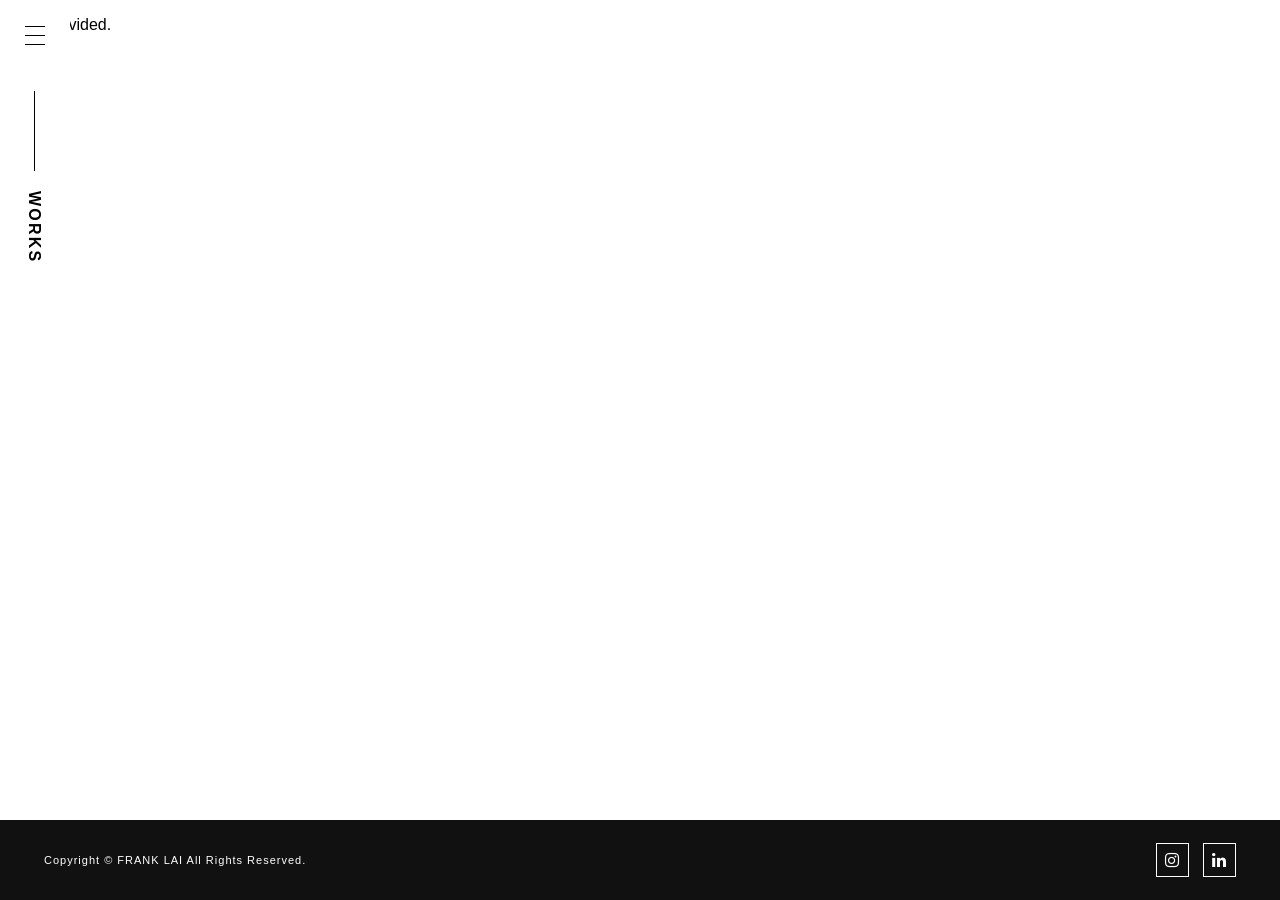
<file: details.html>
﻿<!DOCTYPE html>
<html lang="en">
<head>
  <meta charset="UTF-8">
  <meta name="viewport" content="width=device-width, initial-scale=1.0">
  <title>Project Detail</title>
  <style>
    @import url('https://db.onlinewebfonts.com/c/d45f96029e61832fd84afffd3068b768?family=DIN+Condensed+Bold');
        html, body {
      height: 100%;
       margin: 0;
     }
    body {
      display: flex;
      flex-direction: column;
      height: 100%;
    }
    
    body { font-family: "Open Sans", sans-serif; margin: 0;}
        a {
          text-decoration:none;
      }

  
    .c-header__tool {
      position: fixed;
      top: 0;
      left: 0;
      z-index: 1000;
    }

    .c-header__trigger {
      cursor: pointer;
      position: relative;
      background-color: #fff;
      height: 70px;
      width: 70px;
      overflow: hidden;
      display: flex;
      justify-content: center;
      align-items: center;
      transition: background-color 0.4s cubic-bezier(0.165, 0.84, 0.44, 1);
      z-index: 1001;
    }


    .c-header__bc {
       padding-top: 75px;
       position: fixed;
       margin-left: -15px;
}
    .c-header__bc ul li {
    display: -webkit-box;
    display: -ms-flexbox;
    display: flex
;
    -webkit-box-orient: vertical;
    -webkit-box-direction: normal;
    -ms-flex-direction: column;
    flex-direction: column;
    -webkit-box-align: center;
    -ms-flex-align: center;
    align-items: center;
}

    .c-header__bc ul li:before {
    background-color: #000;
    content: '';
    display: block;
    height: 80px;
    width: 0.5px;
    margin-bottom: 20px;
}

    .c-header__bc ul li a {
        color:black;
    font-size: 14px;
    font-size: 1rem;
    font-weight: 700;
    letter-spacing: 0.14em;
    display: block;
    -webkit-writing-mode: vertical-rl;
    -ms-writing-mode: tb-rl;
    writing-mode: vertical-rl;
}

    .c-header__trigger.active {
      background-color: #000;
    }

    .c-header__triggerWrap {
      position: relative;
      height: 19px;
      width: 20px;
    }

    .c-header__triggerWrap span {
      background-color: #000;
      width: 100%;
      height: 1px;
      position: absolute;
      left: 0;
      transition: transform 0.4s cubic-bezier(0.165, 0.84, 0.44, 1), background-color 0.4s cubic-bezier(0.165, 0.84, 0.44, 1);
    }

    .c-header__triggerWrap span:nth-child(1) {
      top: 0;
    }

    .c-header__triggerWrap span:nth-child(2) {
      top: 9px;
    }

    .c-header__triggerWrap span:nth-child(3) {
      bottom: 0;
    }

    .c-header__trigger.active .c-header__triggerWrap span:nth-child(1) {
      transform: translateY(9px) rotate(45deg);
      background-color: #fff;
    }

    .c-header__trigger.active .c-header__triggerWrap span:nth-child(2) {
      opacity: 0;
    }

    .c-header__trigger.active .c-header__triggerWrap span:nth-child(3) {
      transform: translateY(-9px) rotate(-45deg);
      background-color: #fff;
    }

    .c-header__trigger:before {
      background-color: #000;
      content: '';
      display: block;
      position: absolute;
      right: 0;
      top: 0;
      height: 100%;
      width: 100%;
      transform: scaleX(0) skewX(30deg);
      transform-origin: top right;
    }

    .c-header__trigger:after {
      background-color: rgba(0, 0, 0, 0.9);
      content: '';
      display: block;
      height: 100%;
      width: 100%;
      position: absolute;
      top: 0;
      left: 0;
      opacity: 0;
      transition: opacity 0.4s cubic-bezier(0.165, 0.84, 0.44, 1);
    }

    .sidebar {
       font-family: 'DIN Condensed Bold', sans-serif;
       font-size:1.5rem;
       letter-spacing:2px;
      position: fixed;
      top: 0;
      left: -400px;
      width: 400px;
      height: 100%;
      background-color: #f5f5f5;
      padding: 20px;
      z-index: 999;
      opacity: 0;
      transform: translateX(-100%);
      transition: opacity 0.4s ease, transform 0.7s ease;
    }

    .sidebar.active {
      opacity: 1;
      transform: translateX(0);
      left: 0;
    }

    .sidebar ul {
      list-style: none;
      padding-top: 130px;
      margin: 0;
    }

    .sidebar ul li {
      padding: 15px 0;
      font-size: 1.5em;
      font-weight: bold;
      color: #000;
      cursor: pointer;
    }

    .sidebar ul li:hover {
      color: #333;
    }

    .sidebar ul li a {
        color:black;
         text-decoration: none;
    }  

      .sidebar ul li:last-child:after {
      content: '';
      margin-top:30px;
      background-color:black;
      display: block;
      height: 0.6px;
      width: 50px;
      position: absolute;
      
    }

    .overlay {
      position: fixed;
      top: 0;
      left: 0;
      width: 100%;
      height: 100%;
      background-color: rgba(0, 0, 0, 1);
      opacity: 0;
      visibility: hidden;
      transition: opacity 0.4s ease, visibility 0s linear 0.4s;
      z-index: 998;
    }

    .overlay.active {
      opacity: 0.5;
      visibility: visible;
      transition: opacity 0.4s ease;
    }



    .detail-container { flex: 1 0 auto; /* This pushes the footer down */}
    .detail-title {
      font-size: 2.3em;
      font-weight:600;
      letter-spacing: 3px;
      text-align: center;
      margin-bottom: 20px;
    }
    .sub-title{
      text-align: center;
      font-weight: 200;
    }
    .detail-image img {
    width: 100%;
  height: 650px; 
  object-fit: cover; 
  object-position: center 90%;
}
    .detail-info {
        max-width:1000px;
        margin:0 auto;
        padding-top:2em;
        padding-left:80px;
        padding-right:80px;
        overflow: hidden;

    }
    .detail-info p { margin: 10px 0; }
    .category-span {
      display: inline-block;
      background-color: #000;
      color: #fff;
      padding: 4px 8px;
      margin-right: 5px;
      font-size: 0.5em;
      text-transform: uppercase;
    }

    .p-worksEntry__conAdd {
    display: -webkit-box;
    display: -ms-flexbox;
    display: flex;
    letter-spacing: 1px;
    margin-bottom: 92px;
}
    .p-worksEntry__conAdd__l {
    -webkit-box-sizing: border-box;
    box-sizing: border-box;
    padding-top: 10px;
    width: 50%;
    position: relative;
}
    .p-worksEntry__conAdd__r {
    -webkit-box-sizing: border-box;
    box-sizing: border-box;
    padding-top: 10px;
    width: 50%;
    position: relative;
}
    .p-worksEntry__conAddLine {
    background-color: rgba(0, 0, 0, 0.1);
    height: 1px;
    width: 100%;
    position: absolute;
    top: 0;
    left: 0;
}
    

hr {
    border: 0;
    margin: 0;
    padding: 0;
}
.p-worksEntry__conAddLine:after {
    background-color: rgba(0, 0, 0, 0.8);
    content: '';
    display: block;
    height: 1px;
    width: 100px;
    position: absolute;
    left: 0;
    top: 0;
}

.p-worksEntry__conAdd dl dt {
     font-family: 'DIN Condensed Bold', sans-serif;
    font-weight: 700;
    font-size: 1.3em;
    margin-bottom: 12px;
    display: -webkit-box;
    display: -ms-flexbox;
    display: flex;
    -webkit-box-align: center;
    -ms-flex-align: center;
    align-items: center;
    padding-top:20px;
}

dd{
    margin: 0;
    padding: 0;
    border: 0;
    outline: 0;
    font-weight: 200;
    font-size:0.9em;
}


  .slider-container {
    overflow: hidden; 
    position: relative;
    width: 100%;
    padding-top:1em;
    height: 550px; /* Desktop Height */
    margin-bottom:4em;
}

.slider {
    display: flex;
    height: 100%;
    /* transition is handled via JS now */
}

.slide {
    min-width: 100%;
    height: 100%;
    opacity: 1 !important; /* Keep visible so they can slide past */
    display: flex !important;
    align-items: center;      /* Vertical Center */
    justify-content: center;   /* Horizontal Center */
}

.slide img {
  max-width: 100%;
    max-height: 100%;
    width: auto;
    height: auto;
    object-fit: contain;
}
        .slide.active {
            opacity: 1; /* Visible slide */
        }
        .slide.fading-out {
            opacity: 0; /* Fade out current slide */
        }
        .nav-button {
            position: absolute;
            top: 50%;
            transform: translateY(-50%);
            background: rgba(0, 0, 0, 1);
            color: white;
            border: none;
            width:3em;
            height:3em;
            cursor: pointer;
            font-size: 20px;
            z-index: 10; /* Ensure buttons are above slides */
            transform-origin:center;
        }
        .prev>span{
            display: inline-block;
            margin-left: 8px;
        }
        .prev{
            margin-left:0px;
        }
        .next {
            right: 0px;

        }
        .next>span{
            display: inline-block;
            margin-right: 8px;
        }
        .nav-button:hover {
            background: rgb(120, 120, 120);
            transition: all 0.4s;
        }

        .nav-button.prev>span:after {
    -webkit-box-sizing: border-box;
    box-sizing: border-box;
    border-left: solid 1px #e8e8e8;
    border-bottom: solid 1px #e8e8e8;
    content: '';
    display: block;
    height: 16px;
    width: 16px;
    -webkit-transform: rotate(45deg);
    transform: rotate(45deg);
    -webkit-transform-origin: 50% 50%;
    transform-origin: 50% 50%;
    -webkit-transition: border-left 0.4s 
cubic-bezier(0.165, 0.84, 0.44, 1), border-bottom 0.4s 
cubic-bezier(0.165, 0.84, 0.44, 1);
    transition: border-left 0.4s 
cubic-bezier(0.165, 0.84, 0.44, 1), border-bottom 0.4s 
cubic-bezier(0.165, 0.84, 0.44, 1);
}

                .nav-button.next>span:after {
    -webkit-box-sizing: border-box;
    box-sizing: border-box;
    border-left: solid 1px #e8e8e8;
    border-bottom: solid 1px #e8e8e8;
    content: '';
    display: block;
    height: 16px;
    width: 16px;
    -webkit-transform: rotate(-135deg);
    transform: rotate(-135deg);
    -webkit-transform-origin: 50% 50%;
    transform-origin: 50% 50%;
    -webkit-transition: border-left 0.4s 
cubic-bezier(0.165, 0.84, 0.44, 1), border-bottom 0.4s 
cubic-bezier(0.165, 0.84, 0.44, 1);
    transition: border-left 0.4s 
cubic-bezier(0.165, 0.84, 0.44, 1), border-bottom 0.4s 
cubic-bezier(0.165, 0.84, 0.44, 1);
}


    footer {
      bottom: 0;
      left: 0;
      width: 100%;
      background: #111;
      margin-top: 9em;
      color: #fff;
      font-size: 11px;
      letter-spacing: 1px;
      flex-shrink: 0;
    }
.footerContainer {
      padding-left: 4em;
      padding-right: 4em;
      display: flex;
      justify-content: space-between;
      align-items: center;
      height: 5rem;
    }

    .footerContainer #social-icon {
      margin-left: auto;
    }

    #social-icon a {
      color: #fff;
      font-size: 1.5em;
      border: 0.5px solid #fff;
      margin-left: 10px;
      text-decoration: none;
      transition: color 0.3s ease;
      padding: 8px;
    }





        @media (max-width: 900px) {
            .slider-container {
    height: 700px;
}
      .c-header__bc{display:none;}
          .p-worksEntry__conAdd {
        display: block;
        margin-bottom: 10.13333vw;
    }
          .p-worksEntry__conAdd__l {
        padding-top: 3vw;
        margin-bottom: 6.66667vw;
        width: 100%;
    }
          .p-worksEntry__conAdd__r {
        padding-top: 3vw;
        width: 100%;
    }
    .slide {
    height: 100%;
}
           .footerContainer { padding-left: 20px; padding-right: 20px; }
    }

    @media (max-width: 650px) {
              .nav-button{
           opacity: 0;
        }

      .detail-title { font-size: 1.5em; }
          .detail-info {
        padding-left:20px;
        padding-right:20px;

    }
                .footerContainer {
        padding: 2em 2em;
        vertical-align: middle;
        font-size: 9px;
        flex-wrap: wrap;
        text-align: left;
      }
           footer { text-align: left; }
      .footerContainer p { order: 1; width: 100%; }
            #social-icon a { margin-left: 5px; margin-right: 5px; }
      #social-icon { display: block !important; width: 100%; }
    }
  </style>
 <link rel="stylesheet" href="https://cdnjs.cloudflare.com/ajax/libs/font-awesome/4.7.0/css/font-awesome.min.css">
</head>
<body>
      <div class="c-header__tool">
    <div class="c-header__trigger">
      <div class="c-header__triggerWrap">
        <span></span>
        <span></span>
        <span></span>
      </div>
    </div>
  </div>
      <div class="c-header__bc"><ul><li><a href="works.html">WORKS</a></li></ul></div>
  <div class="sidebar">
    <ul>
      <li><a href="index.html">HOME</a></li>
      <li><a href="works.html">WORKS</a></li>
      <li><a href="darkroom.html">DARKROOM</a></li>
      <li><a href="about.html">ABOUT</a></li>
      <li><a href="contact.html">CONTACT</a></li>
    </ul>
  </div>
  <div class="overlay"></div>
  <div class="detail-container">
    <div id="detail-content" class="detail-content">
      <p>Loading...</p>
    </div>
  </div>

  <script>
   // Function to get query parameter from URL
function getParameterByName(name, url) {
  if (!url) url = window.location.href;
  name = name.replace(/[\[\]]/g, '\\$&');
  const regex = new RegExp('[?&]' + name + '(=([^&#]*)|&|#|$)'),
        results = regex.exec(url);
  if (!results) return null;
  if (!results[2]) return '';
  return decodeURIComponent(results[2].replace(/\+/g, ' '));
}

async function fetchPortfolio() {
  const apiKey = 'AIzaSyDkBq1WZHB0ecQQrapT9h_DK0a4yQIEpDg';
  const spreadsheetId = '1Qbm0H_uwtTXvZ5U529QgRn4gzjoWDgOyJlDGbuE7weM';
  const range = 'Project Details!A1:J';
  const detailDiv = document.getElementById('detail-content');
  try {
    const response = await fetch(
      `https://sheets.googleapis.com/v4/spreadsheets/${spreadsheetId}/values/${range}?key=${apiKey}`
    );
    if (!response.ok) {
      throw new Error(`HTTP error! Status: ${response.status}`);
    }
    const data = await response.json();
    if (!data.values || data.values.length === 0) {
      detailDiv.innerHTML = '<p>No data found.</p>';
      return [];
    }
    const headers = data.values[0].map(header => header.toLowerCase().replace(/\s/g, ''));
    return data.values.slice(1).map(row => {
      const rowData = {};
      headers.forEach((header, index) => {
        rowData[header] = row[index] || '';
      });
      return rowData;
    });
  } catch (error) {
    console.error('Error fetching portfolio:', error);
    detailDiv.innerHTML = '<p>Failed to load details. Please try again later.</p>';
    return [];
  }
}

async function displayDetail() {
  const id = getParameterByName('id');
  if (!id) {
    document.getElementById('detail-content').innerHTML = '<p>No ID provided.</p>';
    return;
  }

  const allItems = await fetchPortfolio();
  const item = allItems.find(item => item.id === id);

  if (!item) {
    document.getElementById('detail-content').innerHTML = '<p>Item not found.</p>';
    return;
  }

let gallerySlides = '';
      let hasGallery = false;
if (item.gallery && item.gallery.trim()) {
    const galleryUrls = item.gallery.split(',').map(url => url.trim()).filter(url => url.length > 0);
    if (galleryUrls.length > 0) {
        hasGallery = true;
        
        // 1. Create the actual slides
        const originalSlides = galleryUrls.map((url, index) => 
            `<div class="slide"><img src="${url}" alt="Slide ${index + 1}"></div>`
        ).join('');

        // 2. Wrap them with clones (Last slide at start, First slide at end)
        const firstClone = `<div class="slide clone"><img src="${galleryUrls[0]}"></div>`;
        const lastClone = `<div class="slide clone"><img src="${galleryUrls[galleryUrls.length - 1]}"></div>`;
        
        gallerySlides = lastClone + originalSlides + firstClone;
    }
}

  const detailDiv = document.getElementById('detail-content');
  detailDiv.innerHTML = `
    <div class="detail-image">
      <img src="${item.topimage}">
    </div>
    <div class="detail-info">
      <div class="detail-title">${item.title}</div>
      <div class="sub-title">${item.subtitle ? `<p>${item.subtitle}</p>` : ''}</div>
      <div class="slider-container">
        <div class="slider">
         ${gallerySlides}
         ${hasGallery && gallerySlides.split('<div').length > 2 ? `
        </div>
        <button class="nav-button prev" onclick="moveSlide(-1)"><span></span></i></button>
        <button class="nav-button next" onclick="moveSlide(1)"><span></span></i></button>
      </div>
       ` : ''}
      <div class="p-worksEntry__conAdd">
        <div class="p-worksEntry__conAdd__l">
          <hr class="p-worksEntry__conAddLine">
          <dl>
            <dt>Client</dt>
            <dd>${item.client ? `${item.client}` : ''}</dd>
          </dl>
          <dl>
            <dt>Date</dt>
            <dd>${item.date ? `${item.date}` : ''}</dd>
          </dl>
        </div>
        <div class="p-worksEntry__conAdd__r">
          <hr class="p-worksEntry__conAddLine">
          <dl>
            <dt>Description</dt>
            <dd>${item.description ? `${item.description}` : ''}</dd>
          </dl>
        </div>
      </div>
    </div>
  `;

  // Initialize slider after DOM update
  initializeSlider();
}

// Slider initialization function
function initializeSlider() {
    const slider = document.querySelector('.slider');
    const slides = document.querySelectorAll('.slide');
    if (slides.length <= 1) return;

    let currentIndex = 1; // Start at 1 because index 0 is the clone
    let isTransitioning = false;

    // Initial position (show the first real slide, not the clone)
    slider.style.transition = 'none';
    slider.style.transform = `translateX(-${currentIndex * 100}%)`;

    function moveSlide(direction) {
        if (isTransitioning) return;
        isTransitioning = true;

        currentIndex += direction;
        
        // Add transition back for the move
        slider.style.transition = 'transform 0.5s ease-in-out';
        slider.style.transform = `translateX(-${currentIndex * 100}%)`;
    }

    // This listener detects when the transition ends to handle the loop "jump"
    slider.addEventListener('transitionend', () => {
        isTransitioning = false;
        
        // If we are on the "First Slide Clone" (at the very end)
        if (currentIndex === slides.length - 1) {
            slider.style.transition = 'none'; // Snap instantly
            currentIndex = 1;
            slider.style.transform = `translateX(-${currentIndex * 100}%)`;
        }
        
        // If we are on the "Last Slide Clone" (at the very beginning)
        if (currentIndex === 0) {
            slider.style.transition = 'none'; // Snap instantly
            currentIndex = slides.length - 2;
            slider.style.transform = `translateX(-${currentIndex * 100}%)`;
        }
    });

    // Auto Play
    let autoPlay = setInterval(() => moveSlide(1), 5000);
    

    window.moveSlide = moveSlide;
}

// Toggle hamburger to cross, sidebar, and overlay
const headerTrigger = document.querySelector('.c-header__trigger');
const sidebar = document.querySelector('.sidebar');
const overlay = document.querySelector('.overlay');
if (headerTrigger && sidebar && overlay) {
  headerTrigger.addEventListener('click', () => {
    headerTrigger.classList.toggle('active');
    sidebar.classList.toggle('active');
    overlay.classList.toggle('active');
  });
}

// Load details on page load
window.onload = displayDetail;
  </script>

      <footer>
    <div class="footerContainer">
      <p style="display: inline-block;">Copyright © FRANK LAI All Rights Reserved.</p>
      <div style="margin-left: auto; display: inline-block;" id="social-icon">
        <a target="_blank" href="https://www.instagram.com/capturebyfrank/" class="fa fa-instagram"></a>
        <a target="_blank" href="https://www.linkedin.com/in/frank-l-127b291a5/" class="fa fa-linkedin"></a>
      </div>
    </div>
  </footer>
</body>
</html>
</file>
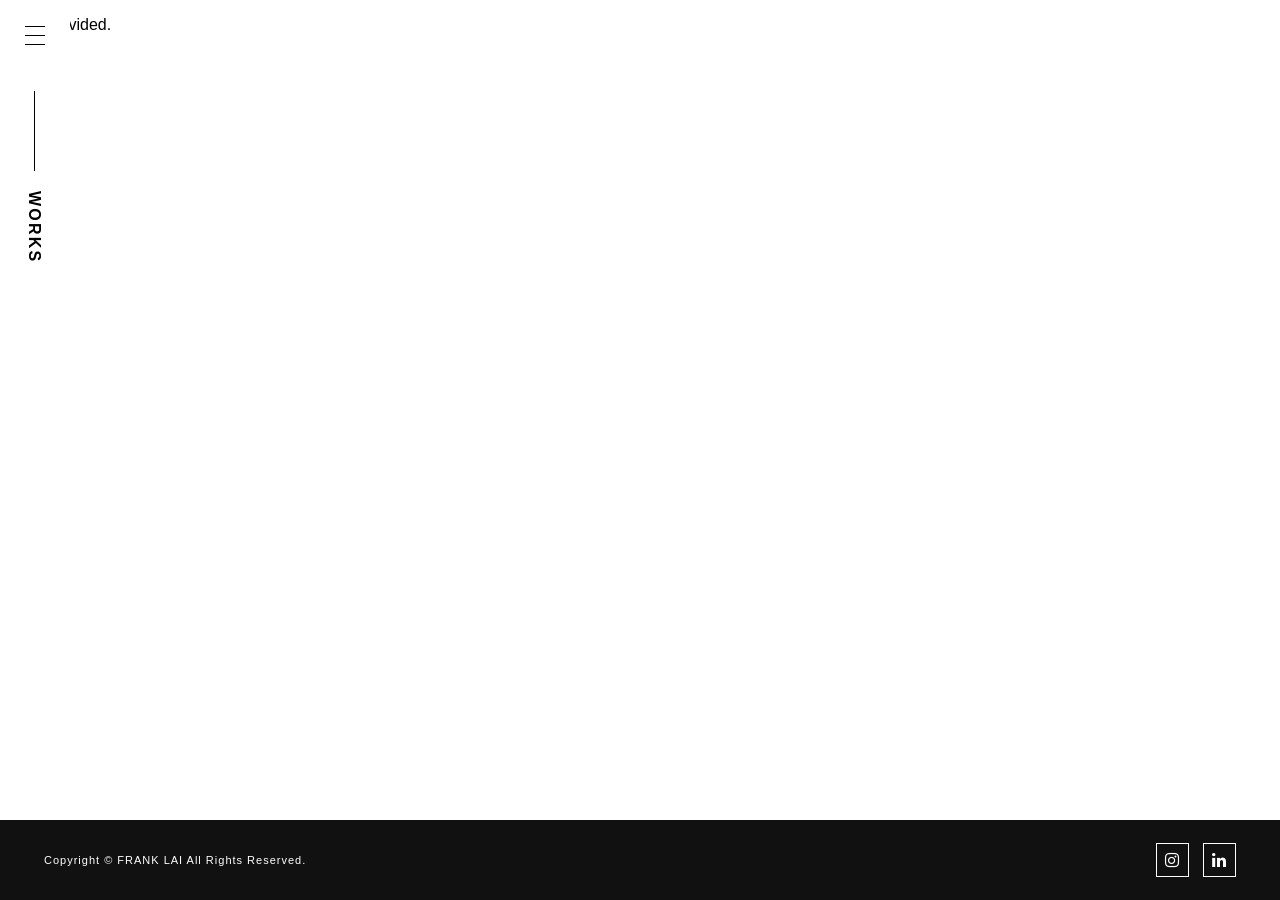
<file: dr-details.html>
﻿<!DOCTYPE html>
<html lang="en">
<head>
  <meta charset="UTF-8">
  <meta name="viewport" content="width=device-width, initial-scale=1.0">
  <title>Project Detail</title>
  <style>
    @import url('https://db.onlinewebfonts.com/c/d45f96029e61832fd84afffd3068b768?family=DIN+Condensed+Bold');
        html, body {
      height: 100%;
       margin: 0;
     }
    body {
      display: flex;
      flex-direction: column;
      height: 100%;
    }
    
    body { font-family: "Open Sans", sans-serif; margin: 0;}
        a {
          text-decoration:none;
      }

  
    .c-header__tool {
      position: fixed;
      top: 0;
      left: 0;
      z-index: 1000;
    }

    .c-header__trigger {
      cursor: pointer;
      position: relative;
      background-color: #fff;
      height: 70px;
      width: 70px;
      overflow: hidden;
      display: flex;
      justify-content: center;
      align-items: center;
      transition: background-color 0.4s cubic-bezier(0.165, 0.84, 0.44, 1);
      z-index: 1001;
    }


    .c-header__bc {
       padding-top: 75px;
       position: fixed;
       margin-left: -15px;
}
    .c-header__bc ul li {
    display: -webkit-box;
    display: -ms-flexbox;
    display: flex
;
    -webkit-box-orient: vertical;
    -webkit-box-direction: normal;
    -ms-flex-direction: column;
    flex-direction: column;
    -webkit-box-align: center;
    -ms-flex-align: center;
    align-items: center;
}

    .c-header__bc ul li:before {
    background-color: #000;
    content: '';
    display: block;
    height: 80px;
    width: 0.5px;
    margin-bottom: 20px;
}

    .c-header__bc ul li a {
        color:black;
    font-size: 14px;
    font-size: 1rem;
    font-weight: 700;
    letter-spacing: 0.14em;
    display: block;
    -webkit-writing-mode: vertical-rl;
    -ms-writing-mode: tb-rl;
    writing-mode: vertical-rl;
}

    .c-header__trigger.active {
      background-color: #000;
    }

    .c-header__triggerWrap {
      position: relative;
      height: 19px;
      width: 20px;
    }

    .c-header__triggerWrap span {
      background-color: #000;
      width: 100%;
      height: 1px;
      position: absolute;
      left: 0;
      transition: transform 0.4s cubic-bezier(0.165, 0.84, 0.44, 1), background-color 0.4s cubic-bezier(0.165, 0.84, 0.44, 1);
    }

    .c-header__triggerWrap span:nth-child(1) {
      top: 0;
    }

    .c-header__triggerWrap span:nth-child(2) {
      top: 9px;
    }

    .c-header__triggerWrap span:nth-child(3) {
      bottom: 0;
    }

    .c-header__trigger.active .c-header__triggerWrap span:nth-child(1) {
      transform: translateY(9px) rotate(45deg);
      background-color: #fff;
    }

    .c-header__trigger.active .c-header__triggerWrap span:nth-child(2) {
      opacity: 0;
    }

    .c-header__trigger.active .c-header__triggerWrap span:nth-child(3) {
      transform: translateY(-9px) rotate(-45deg);
      background-color: #fff;
    }

    .c-header__trigger:before {
      background-color: #000;
      content: '';
      display: block;
      position: absolute;
      right: 0;
      top: 0;
      height: 100%;
      width: 100%;
      transform: scaleX(0) skewX(30deg);
      transform-origin: top right;
    }

    .c-header__trigger:after {
      background-color: rgba(0, 0, 0, 0.9);
      content: '';
      display: block;
      height: 100%;
      width: 100%;
      position: absolute;
      top: 0;
      left: 0;
      opacity: 0;
      transition: opacity 0.4s cubic-bezier(0.165, 0.84, 0.44, 1);
    }

    .sidebar {
       font-family: 'DIN Condensed Bold', sans-serif;
       font-size:1.5rem;
       letter-spacing:2px;
      position: fixed;
      top: 0;
      left: -400px;
      width: 400px;
      height: 100%;
      background-color: #f5f5f5;
      padding: 20px;
      z-index: 999;
      opacity: 0;
      transform: translateX(-100%);
      transition: opacity 0.4s ease, transform 0.7s ease;
    }

    .sidebar.active {
      opacity: 1;
      transform: translateX(0);
      left: 0;
    }

    .sidebar ul {
      list-style: none;
      padding-top: 130px;
      margin: 0;
    }

    .sidebar ul li {
      padding: 15px 0;
      font-size: 1.5em;
      font-weight: bold;
      color: #000;
      cursor: pointer;
    }

    .sidebar ul li:hover {
      color: #333;
    }

    .sidebar ul li a {
        color:black;
         text-decoration: none;
    }  

      .sidebar ul li:last-child:after {
      content: '';
      margin-top:30px;
      background-color:black;
      display: block;
      height: 0.6px;
      width: 50px;
      position: absolute;
      
    }

    .overlay {
      position: fixed;
      top: 0;
      left: 0;
      width: 100%;
      height: 100%;
      background-color: rgba(0, 0, 0, 1);
      opacity: 0;
      visibility: hidden;
      transition: opacity 0.4s ease, visibility 0s linear 0.4s;
      z-index: 998;
    }

    .overlay.active {
      opacity: 0.5;
      visibility: visible;
      transition: opacity 0.4s ease;
    }



    .detail-container { flex: 1 0 auto; /* This pushes the footer down */}
    .detail-title {
      font-size: 2.3em;
      font-weight:600;
      letter-spacing: 3px;
      text-align: center;
      margin-bottom: 20px;
    }
    .sub-title{
      text-align: center;
      font-weight: 200;
    }
    .detail-image img {
    width: 100%;
  height: 650px; 
  object-fit: cover; 
  object-position: center 90%;
}
    .detail-info {
        max-width:1000px;
        margin:0 auto;
        padding-top:2em;
        padding-left:80px;
        padding-right:80px;
        overflow: hidden;

    }
    .detail-info p { margin: 10px 0; }
    .category-span {
      display: inline-block;
      background-color: #000;
      color: #fff;
      padding: 4px 8px;
      margin-right: 5px;
      font-size: 0.5em;
      text-transform: uppercase;
    }

    .p-worksEntry__conAdd {
    display: -webkit-box;
    display: -ms-flexbox;
    display: flex;
    letter-spacing: 1px;
    margin-bottom: 92px;
}
    .p-worksEntry__conAdd__l {
    -webkit-box-sizing: border-box;
    box-sizing: border-box;
    padding-top: 10px;
    width: 50%;
    position: relative;
}
    .p-worksEntry__conAdd__r {
    -webkit-box-sizing: border-box;
    box-sizing: border-box;
    padding-top: 10px;
    width: 50%;
    position: relative;
}
    .p-worksEntry__conAddLine {
    background-color: rgba(0, 0, 0, 0.1);
    height: 1px;
    width: 100%;
    position: absolute;
    top: 0;
    left: 0;
}
    

hr {
    border: 0;
    margin: 0;
    padding: 0;
}
.p-worksEntry__conAddLine:after {
    background-color: rgba(0, 0, 0, 0.8);
    content: '';
    display: block;
    height: 1px;
    width: 100px;
    position: absolute;
    left: 0;
    top: 0;
}

.p-worksEntry__conAdd dl dt {
     font-family: 'DIN Condensed Bold', sans-serif;
    font-weight: 700;
    font-size: 1.3em;
    margin-bottom: 12px;
    display: -webkit-box;
    display: -ms-flexbox;
    display: flex;
    -webkit-box-align: center;
    -ms-flex-align: center;
    align-items: center;
    padding-top:20px;
}

dd{
    margin: 0;
    padding: 0;
    border: 0;
    outline: 0;
    font-weight: 200;
    font-size:0.9em;
}


  .slider-container {
    overflow: hidden; 
    position: relative;
    width: 100%;
    padding-top:1em;
    margin-bottom:4em;
}

.slider {
    display: flex;
    /* transition is handled via JS now */
}

.slide {
    min-width: 100%;
    height: 500px;
    opacity: 1 !important; /* Keep visible so they can slide past */
}

.slide img {
    width: 100%;
    height: 100%;
    object-fit: contain;
         display: block;
}
        .slide.active {
            opacity: 1; /* Visible slide */
        }
        .slide.fading-out {
            opacity: 0; /* Fade out current slide */
        }
        .nav-button {
            position: absolute;
            top: 50%;
            transform: translateY(-50%);
            background: rgba(0, 0, 0, 1);
            color: white;
            border: none;
            width:3em;
            height:3em;
            cursor: pointer;
            font-size: 20px;
            z-index: 10; /* Ensure buttons are above slides */
            transform-origin:center;
        }
        .prev>span{
            display: inline-block;
            margin-left: 8px;
        }
        .prev{
            margin-left:0px;
        }
        .next {
            right: 0px;

        }
        .next>span{
            display: inline-block;
            margin-right: 8px;
        }
        .nav-button:hover {
            background: rgb(120, 120, 120);
            transition: all 0.4s;
        }

        .nav-button.prev>span:after {
    -webkit-box-sizing: border-box;
    box-sizing: border-box;
    border-left: solid 1px #e8e8e8;
    border-bottom: solid 1px #e8e8e8;
    content: '';
    display: block;
    height: 16px;
    width: 16px;
    -webkit-transform: rotate(45deg);
    transform: rotate(45deg);
    -webkit-transform-origin: 50% 50%;
    transform-origin: 50% 50%;
    -webkit-transition: border-left 0.4s 
cubic-bezier(0.165, 0.84, 0.44, 1), border-bottom 0.4s 
cubic-bezier(0.165, 0.84, 0.44, 1);
    transition: border-left 0.4s 
cubic-bezier(0.165, 0.84, 0.44, 1), border-bottom 0.4s 
cubic-bezier(0.165, 0.84, 0.44, 1);
}

                .nav-button.next>span:after {
    -webkit-box-sizing: border-box;
    box-sizing: border-box;
    border-left: solid 1px #e8e8e8;
    border-bottom: solid 1px #e8e8e8;
    content: '';
    display: block;
    height: 16px;
    width: 16px;
    -webkit-transform: rotate(-135deg);
    transform: rotate(-135deg);
    -webkit-transform-origin: 50% 50%;
    transform-origin: 50% 50%;
    -webkit-transition: border-left 0.4s 
cubic-bezier(0.165, 0.84, 0.44, 1), border-bottom 0.4s 
cubic-bezier(0.165, 0.84, 0.44, 1);
    transition: border-left 0.4s 
cubic-bezier(0.165, 0.84, 0.44, 1), border-bottom 0.4s 
cubic-bezier(0.165, 0.84, 0.44, 1);
}


    footer {
      bottom: 0;
      left: 0;
      width: 100%;
      background: #111;
      margin-top: 9em;
      color: #fff;
      font-size: 11px;
      letter-spacing: 1px;
      flex-shrink: 0;
    }
.footerContainer {
      padding-left: 4em;
      padding-right: 4em;
      display: flex;
      justify-content: space-between;
      align-items: center;
      height: 5rem;
    }

    .footerContainer #social-icon {
      margin-left: auto;
    }

    #social-icon a {
      color: #fff;
      font-size: 1.5em;
      border: 0.5px solid #fff;
      margin-left: 10px;
      text-decoration: none;
      transition: color 0.3s ease;
      padding: 8px;
    }





        @media (max-width: 900px) {
      .c-header__bc{display:none;}
          .p-worksEntry__conAdd {
        display: block;
        margin-bottom: 10.13333vw;
    }
          .p-worksEntry__conAdd__l {
        padding-top: 3vw;
        margin-bottom: 6.66667vw;
        width: 100%;
    }
          .p-worksEntry__conAdd__r {
        padding-top: 3vw;
        width: 100%;
    }
    .slide {
    height: 100%;
}
           .footerContainer { padding-left: 20px; padding-right: 20px; }
    }

    @media (max-width: 650px) {
              .nav-button{
           opacity: 0;
        }

      .detail-title { font-size: 1.5em; }
          .detail-info {
        padding-left:20px;
        padding-right:20px;

    }
                .footerContainer {
        padding: 2em 2em;
        vertical-align: middle;
        font-size: 9px;
        flex-wrap: wrap;
        text-align: left;
      }
           footer { text-align: left; }
      .footerContainer p { order: 1; width: 100%; }
            #social-icon a { margin-left: 5px; margin-right: 5px; }
      #social-icon { display: block !important; width: 100%; }
    }
  </style>
 <link rel="stylesheet" href="https://cdnjs.cloudflare.com/ajax/libs/font-awesome/4.7.0/css/font-awesome.min.css">
</head>
<body>
      <div class="c-header__tool">
    <div class="c-header__trigger">
      <div class="c-header__triggerWrap">
        <span></span>
        <span></span>
        <span></span>
      </div>
    </div>
  </div>
      <div class="c-header__bc"><ul><li><a href="works.html">WORKS</a></li></ul></div>
  <div class="sidebar">
    <ul>
      <li><a href="index.html">HOME</a></li>
      <li><a href="works.html">WORKS</a></li>
      <li><a href="about.html">ABOUT</a></li>
      <li>CONTACT</li>
    </ul>
  </div>
  <div class="overlay"></div>
  <div class="detail-container">
    <div id="detail-content" class="detail-content">
      <p>Loading...</p>
    </div>
  </div>

  <script>
   // Function to get query parameter from URL
function getParameterByName(name, url) {
  if (!url) url = window.location.href;
  name = name.replace(/[\[\]]/g, '\\$&');
  const regex = new RegExp('[?&]' + name + '(=([^&#]*)|&|#|$)'),
        results = regex.exec(url);
  if (!results) return null;
  if (!results[2]) return '';
  return decodeURIComponent(results[2].replace(/\+/g, ' '));
}

async function fetchPortfolio() {
  const apiKey = 'AIzaSyDkBq1WZHB0ecQQrapT9h_DK0a4yQIEpDg';
  const spreadsheetId = '1Qbm0H_uwtTXvZ5U529QgRn4gzjoWDgOyJlDGbuE7weM';
  const range = 'Project Details!A1:J';
  const detailDiv = document.getElementById('detail-content');
  try {
    const response = await fetch(
      `https://sheets.googleapis.com/v4/spreadsheets/${spreadsheetId}/values/${range}?key=${apiKey}`
    );
    if (!response.ok) {
      throw new Error(`HTTP error! Status: ${response.status}`);
    }
    const data = await response.json();
    if (!data.values || data.values.length === 0) {
      detailDiv.innerHTML = '<p>No data found.</p>';
      return [];
    }
    const headers = data.values[0].map(header => header.toLowerCase().replace(/\s/g, ''));
    return data.values.slice(1).map(row => {
      const rowData = {};
      headers.forEach((header, index) => {
        rowData[header] = row[index] || '';
      });
      return rowData;
    });
  } catch (error) {
    console.error('Error fetching portfolio:', error);
    detailDiv.innerHTML = '<p>Failed to load details. Please try again later.</p>';
    return [];
  }
}

async function displayDetail() {
  const id = getParameterByName('id');
  if (!id) {
    document.getElementById('detail-content').innerHTML = '<p>No ID provided.</p>';
    return;
  }

  const allItems = await fetchPortfolio();
  const item = allItems.find(item => item.id === id);

  if (!item) {
    document.getElementById('detail-content').innerHTML = '<p>Item not found.</p>';
    return;
  }

let gallerySlides = '';
      let hasGallery = false;
if (item.gallery && item.gallery.trim()) {
    const galleryUrls = item.gallery.split(',').map(url => url.trim()).filter(url => url.length > 0);
    if (galleryUrls.length > 0) {
        hasGallery = true;
        
        // 1. Create the actual slides
        const originalSlides = galleryUrls.map((url, index) => 
            `<div class="slide"><img src="${url}" alt="Slide ${index + 1}"></div>`
        ).join('');

        // 2. Wrap them with clones (Last slide at start, First slide at end)
        const firstClone = `<div class="slide clone"><img src="${galleryUrls[0]}"></div>`;
        const lastClone = `<div class="slide clone"><img src="${galleryUrls[galleryUrls.length - 1]}"></div>`;
        
        gallerySlides = lastClone + originalSlides + firstClone;
    }
}

  const detailDiv = document.getElementById('detail-content');
  detailDiv.innerHTML = `
    <div class="detail-image">
      <img src="${item.topimage}">
    </div>
    <div class="detail-info">
      <div class="detail-title">${item.title}</div>
      <div class="sub-title">${item.subtitle ? `<p>${item.subtitle}</p>` : ''}</div>
      <div class="slider-container">
        <div class="slider">
         ${gallerySlides}
         ${hasGallery && gallerySlides.split('<div').length > 2 ? `
        </div>
        <button class="nav-button prev" onclick="moveSlide(-1)"><span></span></i></button>
        <button class="nav-button next" onclick="moveSlide(1)"><span></span></i></button>
      </div>
       ` : ''}
      <div class="p-worksEntry__conAdd">
        <div class="p-worksEntry__conAdd__l">
          <hr class="p-worksEntry__conAddLine">
          <dl>
            <dt>Client</dt>
            <dd>${item.client ? `${item.client}` : ''}</dd>
          </dl>
          <dl>
            <dt>Date</dt>
            <dd>${item.date ? `${item.date}` : ''}</dd>
          </dl>
        </div>
        <div class="p-worksEntry__conAdd__r">
          <hr class="p-worksEntry__conAddLine">
          <dl>
            <dt>Description</dt>
            <dd>${item.description ? `${item.description}` : ''}</dd>
          </dl>
        </div>
      </div>
    </div>
  `;

  // Initialize slider after DOM update
  initializeSlider();
}

// Slider initialization function
function initializeSlider() {
    const slider = document.querySelector('.slider');
    const slides = document.querySelectorAll('.slide');
    if (slides.length <= 1) return;

    let currentIndex = 1; // Start at 1 because index 0 is the clone
    let isTransitioning = false;

    // Initial position (show the first real slide, not the clone)
    slider.style.transition = 'none';
    slider.style.transform = `translateX(-${currentIndex * 100}%)`;

    function moveSlide(direction) {
        if (isTransitioning) return;
        isTransitioning = true;

        currentIndex += direction;
        
        // Add transition back for the move
        slider.style.transition = 'transform 0.5s ease-in-out';
        slider.style.transform = `translateX(-${currentIndex * 100}%)`;
    }

    // This listener detects when the transition ends to handle the loop "jump"
    slider.addEventListener('transitionend', () => {
        isTransitioning = false;
        
        // If we are on the "First Slide Clone" (at the very end)
        if (currentIndex === slides.length - 1) {
            slider.style.transition = 'none'; // Snap instantly
            currentIndex = 1;
            slider.style.transform = `translateX(-${currentIndex * 100}%)`;
        }
        
        // If we are on the "Last Slide Clone" (at the very beginning)
        if (currentIndex === 0) {
            slider.style.transition = 'none'; // Snap instantly
            currentIndex = slides.length - 2;
            slider.style.transform = `translateX(-${currentIndex * 100}%)`;
        }
    });

    // Auto Play
    let autoPlay = setInterval(() => moveSlide(1), 5000);
    

    window.moveSlide = moveSlide;
}

// Toggle hamburger to cross, sidebar, and overlay
const headerTrigger = document.querySelector('.c-header__trigger');
const sidebar = document.querySelector('.sidebar');
const overlay = document.querySelector('.overlay');
if (headerTrigger && sidebar && overlay) {
  headerTrigger.addEventListener('click', () => {
    headerTrigger.classList.toggle('active');
    sidebar.classList.toggle('active');
    overlay.classList.toggle('active');
  });
}

// Load details on page load
window.onload = displayDetail;
  </script>

      <footer>
    <div class="footerContainer">
      <p style="display: inline-block;">Copyright © FRANK LAI All Rights Reserved.</p>
      <div style="margin-left: auto; display: inline-block;" id="social-icon">
        <a target="_blank" href="https://www.instagram.com/capturebyfrank/" class="fa fa-instagram"></a>
        <a target="_blank" href="https://www.linkedin.com/in/frank-l-127b291a5/" class="fa fa-linkedin"></a>
      </div>
    </div>
  </footer>
</body>
</html>
</file>
<file: css/gallery/set1.css>
.grid {

	position: relative;

	margin:0;

	padding:0;

	max-width: 100%;

	list-style: none;

	text-align: center;

	

}



/* Common style */

.grid figure {

	position: relative;

	float: left;

	overflow: hidden;

	min-width: 100%;

	max-width: 100%;

	max-height: 100%;

	width: 100%;

	background: #222222;

	text-align: center;

	cursor: pointer;

	

}



.grid figure img {

	position: relative;

	display: block;

	min-height: 100%;

	max-width: 100%;

	opacity: 1;

	background-color:#343434

}



.grid figure figcaption {

	padding: 2em;

	color: #fff;

	text-transform: uppercase;

	font-size: 1.25em;

	-webkit-backface-visibility: hidden;

	backface-visibility: hidden;

}



.grid figure figcaption::before,

.grid figure figcaption::after {

	pointer-events: none;

}



.grid figure figcaption,

.grid figure figcaption > a {

	position: absolute;

	top: 0;

	left: 0;

	width: 100%;

	height: 100%;

}



/* Anchor will cover the whole item by default */

/* For some effects it will show as a button */

.grid figure figcaption > a {

	z-index: 1000;

	text-indent: 200%;

	white-space: nowrap;

	font-size: 0;

	opacity: 0;

}



.grid figure h2 {

	word-spacing: -0.15em;

	font-weight: normal;

	color: #fff;

	font-family: 'Oranienbaum', serif;

}



.grid figure h2 span {

	font-weight: 800;

}



.grid figure h2,

.grid figure p {

	margin: 0;

	color: #fff;

}



.grid figure p {

	letter-spacing: 1px;

	font-size: 68.5%;

	color: #fff; text-transform:capitalize

}

.icon-pan{ color:#FFF; background-color:rgba(52,52,52,0.6); padding:2px 8px; border-radius:3px; margin:0 5px; text-align:center; font-weight:normal}

.icon-pan i{ color:#FFF}

/* Individual effects */





/*---------------*/

/***** Zoe *****/

/*---------------*/



/*---------------*/

/***** Sarah *****/

/*---------------*/



figure.effect-sarah {

	background: #343434;

}



figure.effect-sarah img {

	max-width: none;

	width: -webkit-calc(100% + 20px);

	width: calc(100% + 20px);

	-webkit-transition: opacity 0.35s, -webkit-transform 0.35s;

	transition: opacity 0.35s, transform 0.35s;

	-webkit-transform: translate3d(-10px,0,0);

	transform: translate3d(-10px,0,0);

	-webkit-backface-visibility: hidden;

	backface-visibility: hidden;

}



figure.effect-sarah:hover img {

	opacity: 0.4;

	-webkit-transform: translate3d(0,0,0);

	transform: translate3d(0,0,0);

}



figure.effect-sarah figcaption {

	text-align: left;

}



figure.effect-sarah h2 {

	position: relative;

	overflow: hidden;

	padding: 0.5em 0;

	opacity: 0;

	-webkit-transition: opacity 0.35s, -webkit-transform 0.35s;

	transition: opacity 0.35s, transform 0.35s;

	-webkit-transform: translate3d(100%,0,0);

	transform: translate3d(100%,0,0);

}



figure.effect-sarah h2::after {

	position: absolute;

	bottom: 0;

	left: 0;

	width: 100%;

	height: 3px;

	background: #fff;

	content: '';

	-webkit-transition: -webkit-transform 0.35s;

	transition: transform 0.35s;

	-webkit-transform: translate3d(-100%,0,0);

	transform: translate3d(-100%,0,0);

}



figure.effect-sarah:hover h2::after {

	-webkit-transform: translate3d(0,0,0);

	transform: translate3d(0,0,0);

	

}



figure.effect-sarah p {

	padding: 1em 0;

	opacity: 0;

	-webkit-transition: opacity 0.35s, -webkit-transform 0.35s;

	transition: opacity 0.35s, transform 0.35s;

	-webkit-transform: translate3d(100%,0,0);

	transform: translate3d(100%,0,0);

}



figure.effect-sarah:hover p,figure.effect-sarah:hover h2 {

	opacity: 1;

	-webkit-transform: translate3d(0,0,0);

	transform: translate3d(0,0,0);

}
</file>
<file: css/main.css>
/* ==========================================================================

	Google Font

========================================================================== */
 
@font-face {
  font-family: "Poppins", sans-serif;
  font-family: "Oranienbaum", serif;
  font-family: 'Bodoni Moda', serif;
  font-weight: normal;
  font-style: normal;
  font-display: swap;
}

:root {
  --gutter: 2rem;
}

ul, li {
  margin: 0;
  padding: 0;
  border: 0;
  outline: 0;
  font-size: 100%;
  vertical-align: baseline;
  background: 0 0;
  list-style: none;
}

/* ==========================================================================

	Base styles: opinionated defaults

========================================================================== */
html {
  //font-size: calc(100vw / 1920 * 10);
}

body {
  background-color: #fff;
  font-family: "Poppins", sans-serif;
  color: #848484;
  font-weight: 300;
  line-height: 27px;
  overflow-x: none;
  font-size: 14px;
}

article,
aside,
details,
figcaption,
figure,
footer,
header,
hgroup,
menu,
nav,
section,
img,
main {
  display: block;
}

audio,
canvas,
video {
  display: inline-block;
  *display: inline;
  *zoom: 1;
}

h1,
h2,
h3,
h4,
h5,
h6 {
  color: #343434;
}

::-moz-selection {
  background: #222222;
  color: #fff;
  text-shadow: none;
}

::selection {
  background: #222222;
  color: #fff;
  text-shadow: none;
}

a,
input,
textarea,
button,
body,
img {
  -webkit-transition-delay: 0s;
          transition-delay: 0s;
  -webkit-transition-duration: 0.6s;
          transition-duration: 0.6s;
  -webkit-transition-property: all;
  transition-property: all;
  -webkit-transition-timing-function: ease;
          transition-timing-function: ease;
}

a {
  text-decoration: none;
  outline: none;
  color: #222222;
}

a:focus,
img:focus,
button:focus,
.btn:focus {
  outline: none;
  text-decoration: none;
}

/* ==========================================================================

	Header styles

========================================================================== */
.content-wrapper {
  padding: 0 25px;
}

header {
  background-color: white;
  padding: 25px 0;
}

header img {
  display: inline-block;
  clear: left;
  margin: 0;
}

/* Navigation list styles */
header {
  margin: auto;
}

header .nav-logo {
  width: 140px;
  display: inline-block;
  float: left;
}

.nav-logo img {
  width: 140px;
}

nav ul {
  display: inline-block;
  font-size: 0.85rem;
  margin: 0 20px;
}

nav li {
  display: inline;
  padding: 0 40px;
}

nav li a {
  display: inline-block;
  color: black;
  text-decoration: none;
  padding: 5px 10px;

}

/* ==========================================================================

	Inner

========================================================================== */
.container-l {
  padding: 0 25px;
}

.container-s {
  max-width: 1100px;
  margin-left: auto;
  margin-right: auto;
}

#index-content #intro {
  width: 50%;
  height: 80vh;
  background-color: #f2f2f2;
}

.cover--main {
  height: 100vh;
  overflow: hidden;
  position: relative;
}

.slider--grid {
  top: 0;
  display: -ms-grid;
  display: grid;
  -ms-grid-columns: (1fr)[3];
      grid-template-columns: repeat(3, 1fr);
  grid-gap: 0;
  /*grid-template-rows: auto;*/
  height: auto;
  -webkit-box-align: start;
      -ms-flex-align: start;
          align-items: flex-start;
  /* ADDED */
  grid-auto-flow: column;
}

.cover--gallery {
  width: 100%;
  margin: 0 auto;
}

.slider--grid-col {
  display: -webkit-box;
  display: -ms-flexbox;
  display: flex;
  -webkit-box-align: center;
      -ms-flex-align: center;
          align-items: center;
  -webkit-box-pack: center;
      -ms-flex-pack: center;
          justify-content: center;
}

.slider--grid-col figure img {
  display: block;
  margin: 0 auto;
}

.slider--grid-col li {
  padding-top: calc(var(--gutter) * 5);
}

.list--item.size-lg img {
  max-width: 75%;
}

.list--item.size-md img {
  max-width: 70%;
}

.list--item.size-sm img {
  max-width: 67%;
}

.list--item.size-xs img {
  max-width: 58%;
}

.list--item img {
  -webkit-box-shadow: rgba(50, 50, 93, 0.25) 0 50px 100px -20px, rgba(0, 0, 0, 0.3) 0 30px 60px -30px;
          box-shadow: rgba(50, 50, 93, 0.25) 0 50px 100px -20px, rgba(0, 0, 0, 0.3) 0 30px 60px -30px;
}

@-webkit-keyframes col1_rowup {
  from {
    -webkit-transform: translateY(0);
    transform: translateY(0);
  }
  to {
    -webkit-transform: translateY(-50%);
    transform: translateY(-50%);
  }
}

@keyframes col1_rowup {
  from {
    -webkit-transform: translateY(0);
    transform: translateY(0);
  }
  to {
    -webkit-transform: translateY(-50%);
    transform: translateY(-50%);
  }
}

@-webkit-keyframes col2_rowup {
  from {
    -webkit-transform: translateY(0);
    transform: translateY(0);
  }
  to {
    -webkit-transform: translateY(-50%);
    transform: translateY(-50%);
  }
}

@keyframes col2_rowup {
  from {
    -webkit-transform: translateY(0);
    transform: translateY(0);
  }
  to {
    -webkit-transform: translateY(-50%);
    transform: translateY(-50%);
  }
}

@-webkit-keyframes col3_rowup {
  from {
    -webkit-transform: translateY(0);
    transform: translateY(0);
  }
  to {
    -webkit-transform: translateY(50%);
    transform: translateY(-50%);
  }
}

@keyframes col3_rowup {
  from {
    -webkit-transform: translateY(0);
    transform: translateY(0);
  }
  to {
    -webkit-transform: translateY(50%);
    transform: translateY(-50%);
  }
}

#col1 {
  will-change: transform, opacity;
  position: relative;
  margin-top: -200px;
}

.col1--animated {
  -webkit-animation: 20s col1_rowup linear infinite normal;
  animation: 85s col1_rowup linear infinite normal;
}

#col2 {
  will-change: transform, opacity;
  position: relative;
}

.col2--animated {
  -webkit-animation: 20s col2_rowup linear infinite normal;
  animation: 80s col2_rowup linear infinite normal;
}

#col3 {
  will-change: transform, opacity;
  position: relative;
  margin-top: -80px;
}

.col3--animated {
  -webkit-animation: 20s col3_rowup linear infinite normal;
  animation: 80s col3_rowup linear infinite normal;
}

.cover--main::before {
  background: -webkit-gradient(linear, left top, left bottom, from(rgba(255, 255, 255, 0.52)), to(rgba(255, 255, 255, 0)));
  background: linear-gradient(to bottom, rgba(255, 255, 255, 0.52) 0%, rgba(255, 255, 255, 0) 100%);
  background-image: -webkit-gradient(linear, left top, left bottom, from(rgba(255, 255, 255, 0.52)), to(rgba(255, 255, 255, 0)));
  background-image: linear-gradient(rgba(255, 255, 255, 0.52) 0%, rgba(255, 255, 255, 0) 100%);
  top: 0;
}

.cover--main::after {
  background: -webkit-gradient(linear, left bottom, left top, from(rgba(255, 255, 255, 0.32)), to(rgba(255, 255, 255, 0)));
  background: linear-gradient(to top, rgba(255, 255, 255, 0.32) 0%, rgba(255, 255, 255, 0) 100%);
  background-image: -webkit-gradient(linear, left bottom, left top, from(rgba(255, 255, 255, 0.32)), to(rgba(255, 255, 255, 0)));
  background-image: linear-gradient(to top, rgba(255, 255, 255, 0.32) 0%, rgba(255, 255, 255, 0) 100%);
  bottom: 0;
  opacity: 0.5;
}

.cover--main::before, .cover--main::after {
  content: "";
  height: 250px;
  position: absolute;
  width: 100%;
  right: 0;
  left: 0;
  background-position-x: initial;
  background-position-y: initial;
  background-size: initial;
  background-attachment: initial;
  background-origin: initial;
  background-clip: initial;
  background-color: initial;
  z-index: 1;
}

.cover--name {
font-family: 'Bodoni Moda', serif;
  position: absolute;
  top: 50%;
  left: 50%;
  -webkit-transform: translate(-50%, -50%);
          transform: translate(-50%, -50%);
  font-size: 9rem;
  z-index: 1;
  color: black;
  text-shadow: 0rem 0rem 3rem #ffffff73;
  white-space: nowrap;
}

.cover--menu {
  position: absolute;
  left: 0;
  right: 0;
  display: -webkit-box;
  display: -ms-flexbox;
  display: flex;
  -webkit-box-pack: center;
      -ms-flex-pack: center;
          justify-content: center;
  -webkit-box-align: center;
      -ms-flex-align: center;
          align-items: center;
  z-index: 1;
  color: black;
  padding-top: 5rem;
}

.cover--menu a {
  text-decoration: none;
  position: relative;
  font-size: 1.3rem;
  -webkit-transition: -webkit-transform .2s;
  transition: -webkit-transform .2s;
  transition: transform .2s;
  transition: transform .2s, -webkit-transform .2s;
  /* Animation */
}

.cover--menu a:after {
  content: '';
  width: 90%;
  display: block;
  margin-left: auto;
  margin-right: auto;
  border-width: 0 0 0.2px;
  border-style: solid;
}

.cover--menu a:hover {
  -webkit-transform: scale(1.3);
          transform: scale(1.3);
  color: inherit;
}

@media screen and (max-width: 800px) {
  html {
    font-size:0.6rem;
  }
  .cover--main::before {
  background: -webkit-gradient(linear, left top, left bottom, from(rgba(255, 255, 255, 0.82)), to(rgba(255, 255, 255, 0)));
  background: linear-gradient(to bottom, rgba(255, 255, 255, 0.82) 0%, rgba(255, 255, 255, 0) 100%);
  background-image: -webkit-gradient(linear, left top, left bottom, from(rgba(255, 255, 255, 0.82)), to(rgba(255, 255, 255, 0)));
  background-image: linear-gradient(rgba(255, 255, 255, 0.82) 0%, rgba(255, 255, 255, 0) 100%);
  top: 0;
}
    .cover--name {
        font-size:4em;
       
    }

.cover--menu a {
        font-size:2.1em;
        line-height:1em;
    }
nav li {
  padding: 0 20px;
}
  :root {
  --gutter: 0.9rem;
}

}
/*# sourceMappingURL=main.css.map */
</file>
<file: css/responsive.css>
@media only screen and (orientation:landscape) {
body {-webkit-text-size-adjust:none}
}
@media only screen and (orientation:portrait) {
body {-webkit-text-size-adjust:none}
}

/* md */
@media (min-width: 992px) and (max-width: 1199px) {
body{ overflow-x: none}	
.wrapper-inner p{ font-weight:300}
.inner-right{  max-width: 590px;}
.contact-form label{max-width:278px; font-weight:300}
.footer-bot p{ font-weight:300}
}

@media (min-width: 768px) and (max-width: 991px) {
body{ overflow-x: none}
.wrapper{ margin-bottom:0}
.grid figure figcaption{ padding:3%}
.grid figure figcaption p{ line-height:15px}
.footer{ position:static; padding:20px 0}
.wrapper-inner p{ font-weight:300}
.inner-left,.inner-right,.wrapper-inner{ float:none;max-width:100%}
.main-wrapper-inner{ margin-bottom:0}
.contact-wrapper{ margin:30px 0}
.contact-wrapper .phone,.contact-wrapper .email{ display:inline-block; text-align:center; width:45%}
.contact-form label,.footer-bot p{ font-weight:300}
.contact-wrapper header h4{ text-align:center}
.wrapper-inner{ padding-top:20px}
.post figure,.post{ margin-bottom:20px}
.wrapper-inner p.cat-pan{ padding-bottom:0}
}
@media only screen and (max-width:767px) {
body{ overflow-x: none}
.wrapper{ margin-bottom:0}
.wrapper-inner{ padding-top:20px}
.grid figure figcaption h2{ font-size:20px}
.grid figure figcaption p{ line-height:15px}
.wrapper-inner p{ font-weight:300}
.main-menu ul li.active::after,.main-menu ul li:hover::after{ width:50%}
.footer{ position:static; padding:20px 0}
.inner-left,.inner-right,.wrapper-inner{ float:none;max-width:100%}
.main-wrapper-inner{ margin-bottom:20px}
.details-image{ margin-bottom:20px}
.contact-wrapper{ margin:30px 0}
.contact-form label{max-width:100%; font-weight:300}
.contact-wrapper .phone,.contact-wrapper .email{ display:inline-block; text-align:center; width:100%}
.contact-wrapper header h4{ text-align:center}
.footer-bot p{ font-weight:300}
.post figure,.post{ margin-bottom:20px}
.wrapper-inner p.cat-pan{ padding-bottom:0}
.comments-pan h3{ padding-bottom:15px}
.comments-reply li section{ width:100%; padding-left:0}
.reply-pan{ margin-left:3%}
.commentys-form input[type="text"], .commentys-form input[type="email"], .commentys-form input[type="url"], .commentys-form textarea{ margin-top:10px}
}
@media (min-width:480px) and (max-width:767px) {.grid figure figcaption{ padding:3%};.contact-wrapper .phone,.contact-wrapper .email{ display:inline-block; text-align:center; width:45%}.contact-form label{max-width:45%;}}
@media only screen and (max-width:400px) {.small-block-grid-2 > li{ width:100%}}
</file>
